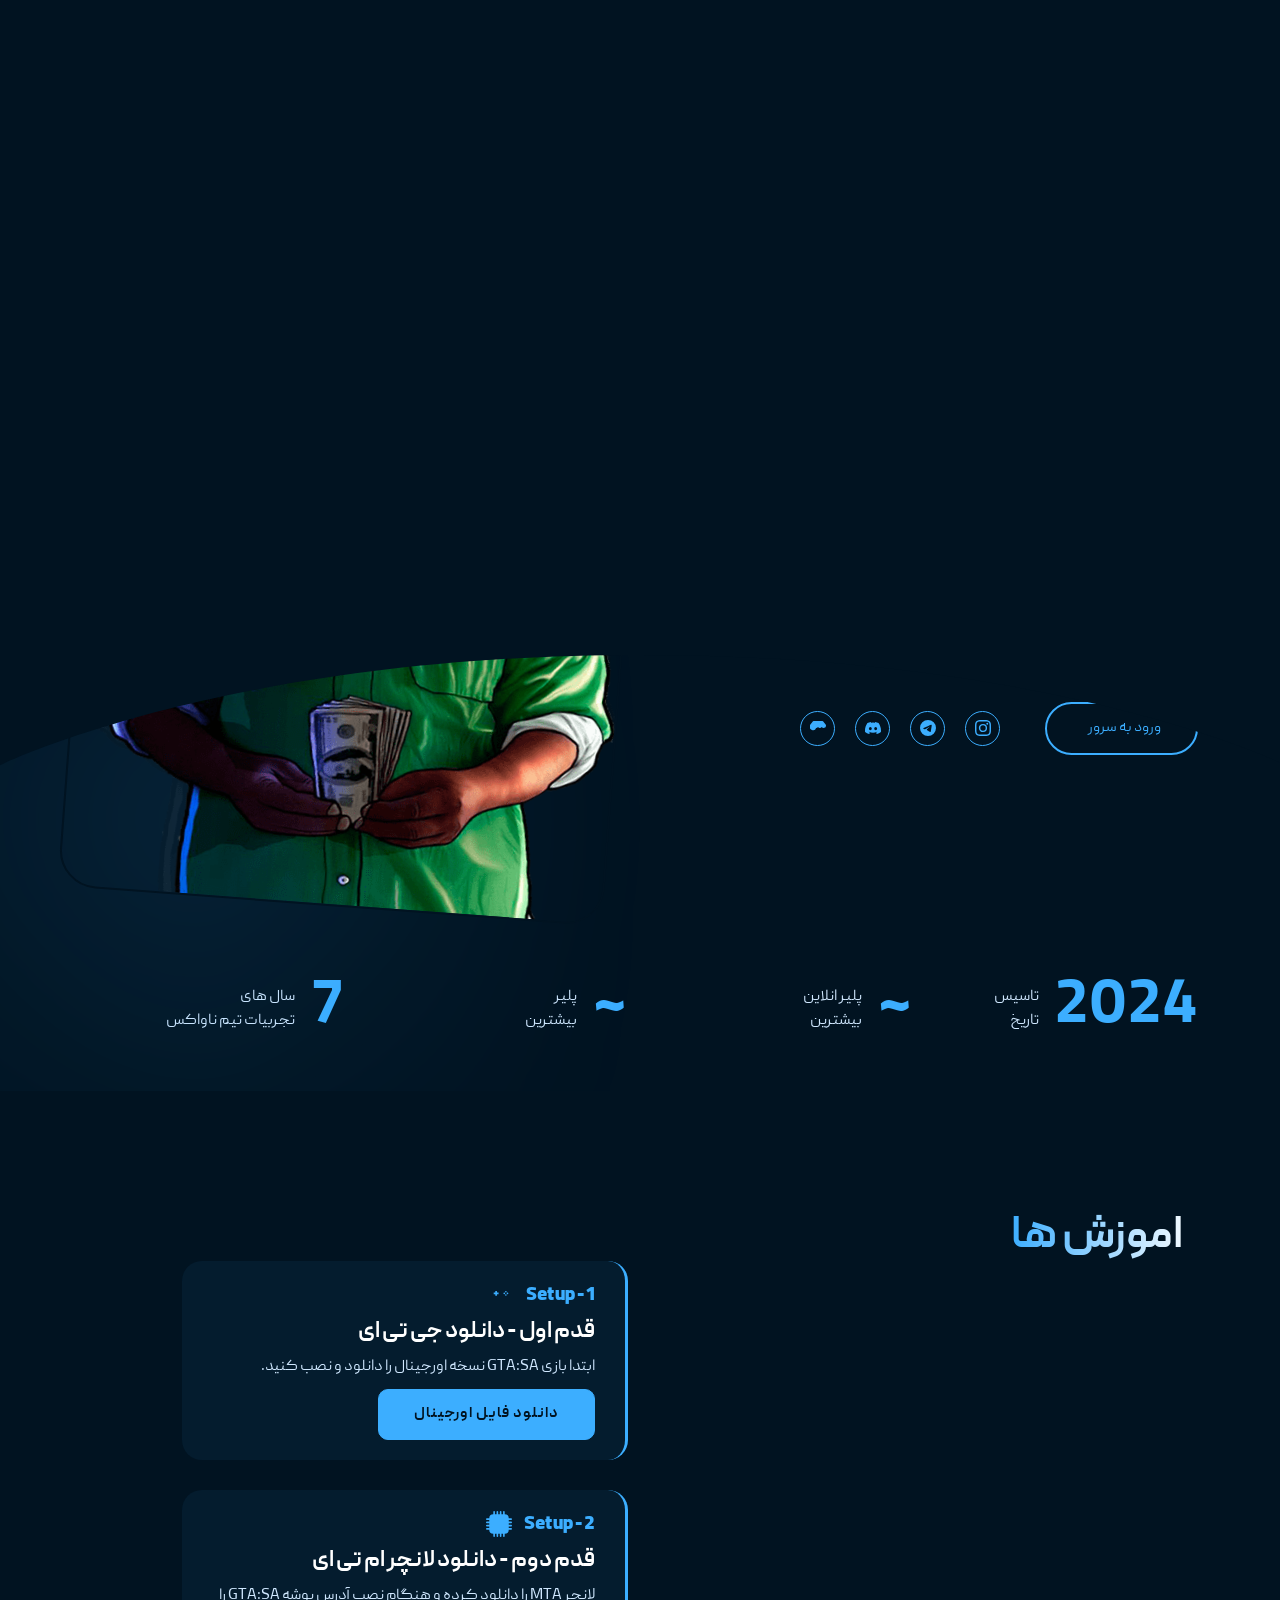
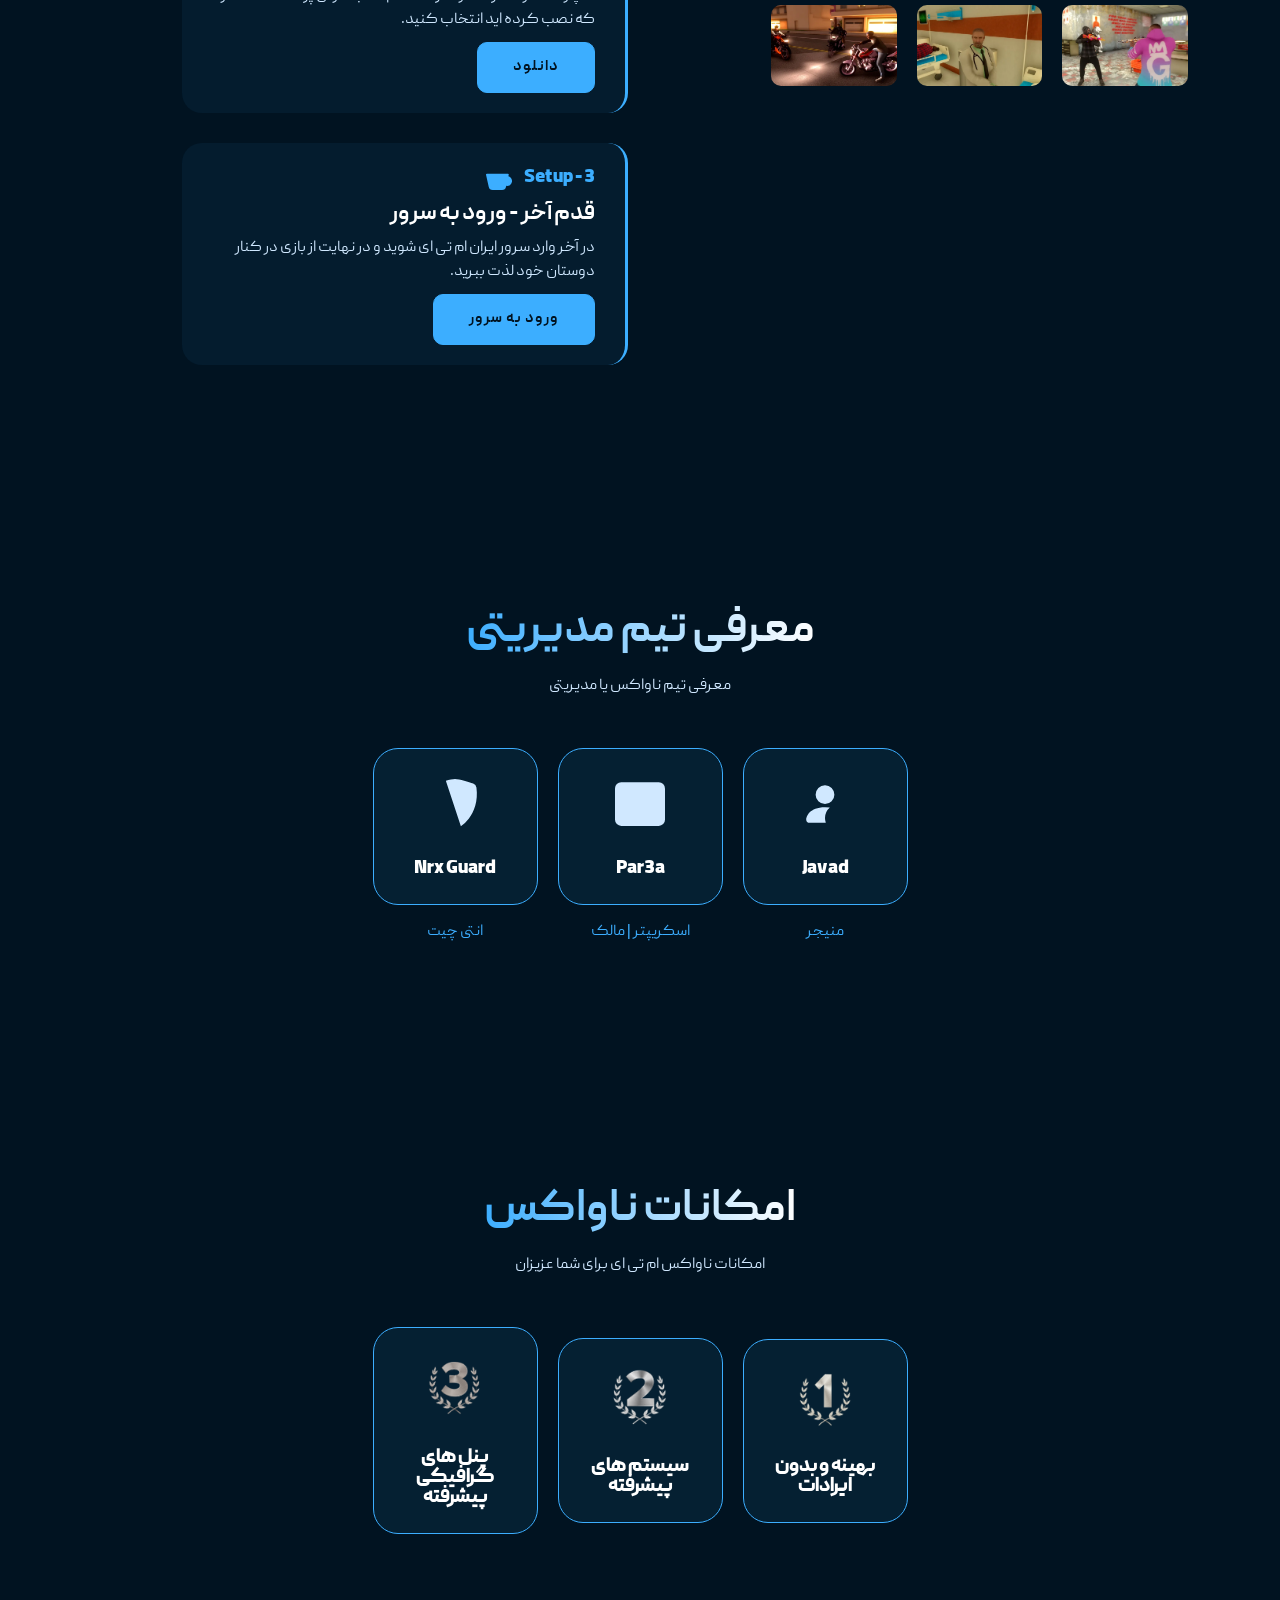
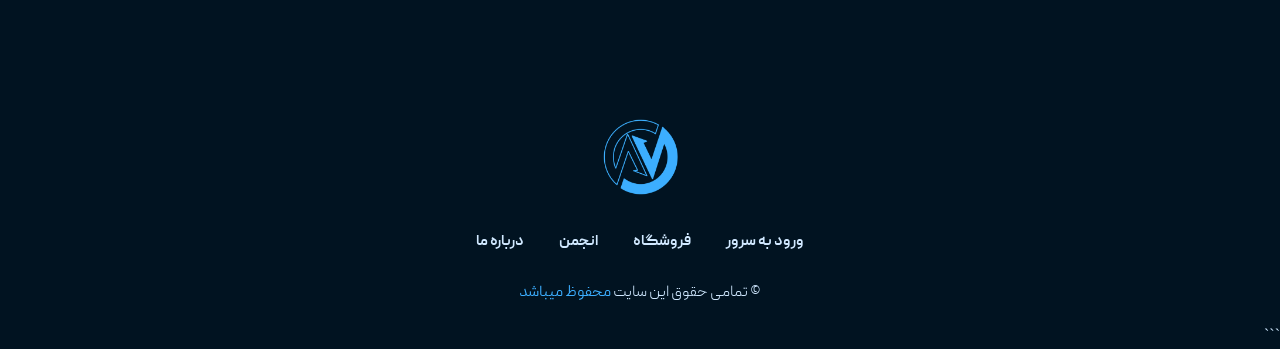
<file: index.html>
```html
<!-- MTACommunity.ir -->

<!-- Telegram : @MtaCommunity -->
<!-- Instagram : instagram.com/MtasaOrg -->
<!-- Youtube : youtube.com/@KhodeBhz -->

<!-- MTACommunity.ir -->

<!DOCTYPE html>
<html class="no-js" lang="fa" dir="rtl">

<head>
   <meta charset="utf-8">
   <meta http-equiv="x-ua-compatible" content="ie=edge">
   <meta name="viewport" content="width=device-width, initial-scale=1">
   <meta name="description" content="Navax MTA - سرور ام تی ای ناواکس">

   <title>ناواکس ام تی ای - Navax MTA</title>

   <!-- Favicon -->
   <link rel="apple-touch-icon" href="img/logo/logo.png">
   <link rel="shortcut icon" type="image/png" href="img/logo/logo.png">

   <!-- CSS -->
   <link rel="stylesheet" href="css/animate.min.css">
   <link rel="stylesheet" href="css/bootstrap.min.css">
   <link rel="stylesheet" href="css/main.css">
   <link rel="stylesheet" href="css/responsive.css">

   <!-- Blue Color Palette Override -->
   <style>
      :root {
         --tj-theme-primary: #3caeff;
         --tj-theme-secondary: #011321;
         --tj-theme-primary-1: #3caeff;
         --tj-theme-primary-2: #7ec8ff;
         --tj-theme-primary-3: #2a9df4;
         --tj-theme-accent-1: #011321;
         --tj-theme-accent-2: #011321;
         --tj-black-2: #011321;
         --tj-body: #d0e8ff;
         --tj-grey-1: #8ab4d9;
         --tj-grey-2: #3caeff;
         --tj-grey-3: #1a3a52;
         --tj-grey-4: #0a2233;
      }

      body {
         background-color: var(--tj-theme-accent-1) !important;
         color: var(--tj-body) !important;
      }

      h1, h2, h3, h4, h5, h6,
      .hero-title,
      .section-title,
      .resume-title,
      .number {
         color: #ffffff !important;
      }

      .hero-sub-title,
      .lead,
      .institute,
      .text,
      p {
         color: var(--tj-body) !important;
      }

      .tj-btn-primary {
         background-color: var(--tj-theme-primary) !important;
         border-color: var(--tj-theme-primary) !important;
         color: #011321 !important;
         font-weight: 700;
      }

      .tj-btn-primary:hover {
         background-color: var(--tj-theme-secondary) !important;
         border-color: var(--tj-theme-primary) !important;
         color: var(--tj-theme-primary) !important;
      }

      .tj-btn-secondary {
         background-color: transparent !important;
         border: 2px solid var(--tj-theme-primary) !important;
         color: var(--tj-theme-primary) !important;
      }

      .tj-btn-secondary:hover {
         background-color: var(--tj-theme-primary) !important;
         color: #011321 !important;
      }

      .tj-btn-secondary-Install {
         background-color: var(--tj-theme-primary) !important;
         border-color: var(--tj-theme-primary) !important;
         color: #011321 !important;
         font-weight: 700;
      }

      .tj-btn-secondary-Install:hover {
         background-color: transparent !important;
         border-color: var(--tj-theme-primary) !important;
         color: var(--tj-theme-primary) !important;
      }

      .header-menu nav ul li a {
         color: var(--tj-body) !important;
      }

      .header-menu nav ul li a:hover {
         color: var(--tj-theme-primary) !important;
      }

      .social-icons a {
         color: var(--tj-theme-primary) !important;
         border-color: var(--tj-theme-primary) !important;
      }

      .social-icons a:hover {
         color: #011321 !important;
         background-color: var(--tj-theme-primary) !important;
      }

      .funfact-item .number {
         color: var(--tj-theme-primary) !important;
      }

      .skill-item .skill-inner {
         background-color: rgba(60, 174, 255, 0.08) !important;
         border: 1px solid var(--tj-theme-primary) !important;
      }

      .skill-item .number {
         color: #ffffff !important;
      }

      .skill-item p {
         color: var(--tj-theme-primary) !important;
      }

      .resume-item {
         background-color: rgba(60, 174, 255, 0.06) !important;
         border-right: 3px solid var(--tj-theme-primary) !important;
      }

      .resume-item .time {
         color: var(--tj-theme-primary) !important;
      }

      .footer-menu nav ul li a {
         color: var(--tj-body) !important;
      }

      .footer-menu nav ul li a:hover {
         color: var(--tj-theme-primary) !important;
      }

      .copy-text p {
         color: var(--tj-body) !important;
      }

      .copy-text a {
         color: var(--tj-theme-primary) !important;
      }

      .progress-wrap {
         background-color: var(--tj-theme-primary) !important;
         color: #011321 !important;
      }

      .progress-wrap svg {
         fill: #011321 !important;
      }

      .preloader-heading .load-text span {
         color: var(--tj-theme-primary) !important;
      }

      .intro_text svg text {
         fill: var(--tj-theme-primary) !important;
         stroke: var(--tj-theme-primary) !important;
      }

      .tj-header-area {
         background-color: var(--tj-theme-secondary) !important;
      }

      .tj-header-area.header-absolute {
         background-color: transparent !important;
      }

      .tj-header-area.header-2 {
         background-color: var(--tj-theme-secondary) !important;
      }

      .tj-footer-area {
         background-color: var(--tj-theme-secondary) !important;
      }

      .hero-section {
         background: var(--tj-theme-accent-1) !important;
      }

      .services-section,
      .portfolio-section,
      .resume-section,
      .skills-section,
      .testimonial-section,
      .blog-section,
      .contact-section {
         background: var(--tj-theme-accent-1) !important;
      }

      .contact-form-box,
      .blog-item,
      .testimonials-widget .testimonial-item {
         background: var(--tj-theme-secondary) !important;
      }

      .services-widget .service-item {
         border-bottom: 1px solid var(--tj-theme-primary) !important;
      }

      a {
         color: var(--tj-theme-primary);
      }

      a:hover {
         color: #7ec8ff;
      }

      .form_group input:focus,
      .form_group textarea:focus {
         border-color: var(--tj-theme-primary) !important;
      }
   </style>
</head>

<body>

   <!-- PRELOADER -->
   <div class="preloader">
      <svg viewbox="0 0 1000 1000" preserveaspectratio="none">
         <path id="preloaderSvg" d="M0,1005S175,995,500,995s500,5,500,5V0H0Z"></path>
      </svg>

      <div class="preloader-heading">
         <div class="load-text">
            <span>N</span>
            <span>a</span>
            <span>v</span>
            <span>a</span>
            <span>x</span>
         </div>
      </div>
   </div>

   <!-- BACK TO TOP -->
   <div class="progress-wrap" id="scrollUp">
      <svg xmlns="http://www.w3.org/2000/svg" width="16" height="16"
         fill="currentColor" class="bi bi-arrow-up" viewBox="0 0 16 16">
         <path fill-rule="evenodd"
            d="M8 15a.5.5 0 0 0 .5-.5V2.707l3.146 3.147a.5.5 0 0 0 .708-.708l-4-4a.5.5 0 0 0-.708 0l-4 4a.5.5 0 1 0 .708.708L7.5 2.707V14.5a.5.5 0 0 0 .5.5"/>
      </svg>
   </div>

   <!-- HEADER -->
   <header class="tj-header-area header-absolute">
      <div class="container">
         <div class="row">
            <div class="col-12 d-flex flex-wrap align-items-center">

               <div class="logo-box">
                  <a href="index.html">
                     <img src="img/logo/logo.png" alt="Navax MTA">
                  </a>
               </div>

               <div class="header-info-list d-none d-md-inline-block">
                  <ul class="ul-reset">
                     <li>
                        <a href="https://navaxmta.ir">NAVAXMTA.IR</a>
                     </li>
                  </ul>
               </div>

               <div class="header-menu">
                  <nav>
                     <ul>
                        <li><a href="#resume-section">ورود به سرور</a></li>
                        <li><a href="#features-section">فروشگاه</a></li>
                        <li><a href="#resume-section">انجمن</a></li>
                        <li><a href="#team-section">درباره ما</a></li>
                     </ul>
                  </nav>
               </div>

               <div class="header-button">
                  <a href="#" class="btn tj-btn-primary">کنترل پنل</a>
               </div>

               <div class="menu-bar d-lg-none">
                  <button>
                     <span></span>
                     <span></span>
                     <span></span>
                     <span></span>
                  </button>
               </div>

            </div>
         </div>
      </div>
   </header>

   <!-- STICKY HEADER -->
   <header class="tj-header-area header-2 header-sticky sticky-out">
      <div class="container">
         <div class="row">
            <div class="col-12 d-flex flex-wrap align-items-center">

               <div class="logo-box">
                  <a href="index.html">
                     <img src="img/logo/logo.png" alt="Navax MTA">
                  </a>
               </div>

               <div class="header-info-list d-none d-md-inline-block">
                  <ul class="ul-reset">
                     <li>
                        <a href="https://navaxmta.ir">NAVAXMTA.IR</a>
                     </li>
                  </ul>
               </div>

               <div class="header-menu">
                  <nav>
                     <ul>
                        <li><a href="#resume-section">ورود به سرور</a></li>
                        <li><a href="#features-section">فروشگاه</a></li>
                        <li><a href="#resume-section">انجمن</a></li>
                        <li><a href="#team-section">درباره ما</a></li>
                     </ul>
                  </nav>
               </div>

               <div class="header-button">
                  <a href="#" class="btn tj-btn-primary">کنترل پنل</a>
               </div>

               <div class="menu-bar d-lg-none">
                  <button>
                     <span></span>
                     <span></span>
                     <span></span>
                     <span></span>
                  </button>
               </div>

            </div>
         </div>
      </div>
   </header>

   <main class="site-content" id="content">

      <!-- HERO -->
      <section class="hero-section d-flex align-items-center" id="intro">

         <div class="intro_text">
            <svg viewbox="0 0 1320 300">
               <text x="50%" y="50%" text-anchor="middle">Navax MTA</text>
            </svg>
         </div>

         <div class="container">
            <div class="row align-items-center">

               <div class="col-md-6">
                  <div class="hero-content-box">

                     <span class="hero-sub-title">سرور</span>

                     <h1 class="hero-title">
                        ناواکس ام تی ای
                     </h1>

                     <span class="hero-sub-title">
                        با ناواکس لذت از ام تی ای ببرید
                     </span>

                     <div class="hero-image-box d-md-none text-center">
                        <img src="img/hero/BigSmok.png" alt="BigSmok">
                     </div>

                     <p class="lead">
                        تیم ناواکس تصمیم گرفته اند تا بهینه ترین سرور را برای شما عزیزان فراهم کنند!
                     </p>

                     <div class="button-box d-flex flex-wrap align-items-center">

                        <a href="#" class="btn tj-btn-secondary">
                           ورود به سرور
                           <i class="flaticon-download"></i>
                        </a>

                        <ul class="ul-reset social-icons">

                           <!-- Instagram -->
                           <li>
                              <a href="#">
                                 <svg xmlns="http://www.w3.org/2000/svg"
                                    width="16" height="16" fill="currentColor"
                                    class="bi bi-instagram" viewBox="0 0 16 16">
                                    <path d="M8 0C5.829 0 5.556.01 4.703.048 3.85.088 3.269.222 2.76.42a3.9 3.9 0 0 0-1.417.923A3.9 3.9 0 0 0 .42 2.76C.222 3.268.087 3.85.048 4.7.01 5.555 0 5.827 0 8.001c0 2.172.01 2.444.048 3.297.04.852.174 1.433.372 1.942.205.526.478.972.923 1.417.444.445.89.719 1.416.923.51.198 1.09.333 1.942.372C5.555 15.99 5.827 16 8 16s2.444-.01 3.298-.048c.851-.04 1.434-.174 1.943-.372a3.9 3.9 0 0 0 1.416-.923c.445-.445.718-.891.923-1.417.197-.509.332-1.09.372-1.942C15.99 10.445 16 10.173 16 8s-.01-2.445-.048-3.299c-.04-.851-.175-1.433-.372-1.941a3.9 3.9 0 0 0-.923-1.417A3.9 3.9 0 0 0 13.24.42c-.51-.198-1.092-.333-1.943-.372C10.443.01 10.172 0 7.998 0zm-.717 1.442h.718c2.136 0 2.389.007 3.232.046.78.035 1.204.166 1.486.275.373.145.64.319.92.599s.453.546.598.92c.11.281.24.705.275 1.485.039.843.047 1.096.047 3.231s-.008 2.389-.047 3.232c-.035.78-.166 1.203-.275 1.485a2.5 2.5 0 0 1-.599.919c-.28.28-.546.453-.92.598-.28.11-.704.24-1.485.276-.843.038-1.096.047-3.232.047s-2.39-.009-3.233-.047c-.78-.036-1.203-.166-1.485-.276a2.5 2.5 0 0 1-.92-.598 2.5 2.5 0 0 1-.6-.92c-.109-.281-.24-.705-.275-1.485-.038-.843-.046-1.096-.046-3.233s.008-2.388.046-3.231c.036-.78.166-1.204.276-1.486.145-.373.319-.64.599-.92s.546-.453.92-.598c.282-.11.705-.24 1.485-.276.738-.034 1.024-.044 2.515-.045zm4.988 1.328a.96.96 0 1 0 0 1.92.96.96 0 0 0 0-1.92m-4.27 1.122a4.109 4.109 0 1 0 0 8.217 4.109 4.109 0 0 0 0-8.217m0 1.441a2.667 2.667 0 1 1 0 5.334 2.667 2.667 0 0 1 0-5.334"/>
                                 </svg>
                              </a>
                           </li>

                           <!-- Telegram -->
                           <li>
                              <a href="#">
                                 <svg xmlns="http://www.w3.org/2000/svg"
                                    width="16" height="16" fill="currentColor"
                                    class="bi bi-telegram" viewBox="0 0 16 16">
                                    <path d="M16 8A8 8 0 1 1 0 8a8 8 0 0 1 16 0M8.287 5.906q-1.168.486-4.666 2.01-.567.225-.595.442c-.03.243.275.339.69.47l.175.055c.408.133.958.288 1.243.294q.39.01.868-.32 3.269-2.206 3.374-2.23c.05-.012.12-.026.166.016s.042.12.037.141c-.03.129-1.227 1.241-1.846 1.817-.193.18-.33.307-.358.336a8 8 0 0 1-.188.186c-.38.366-.664.64.015 1.088.327.216.589.393.85.571.284.194.568.387.936.629q.14.092.27.187c.331.236.63.448.997.414.214-.02.435-.22.547-.82.265-1.417.786-4.486.906-5.751a1.4 1.4 0 0 0-.013-.315.34.34 0 0 0-.114-.217.53.53 0 0 0-.31-.093c-.3.005-.763.166-2.984 1.09"/>
                                 </svg>
                              </a>
                           </li>

                           <!-- Discord -->
                           <li>
                              <a href="#">
                                 <svg xmlns="http://www.w3.org/2000/svg"
                                    width="16" height="16" fill="currentColor"
                                    class="bi bi-discord" viewBox="0 0 16 16">
                                    <path d="M13.545 2.907a13.2 13.2 0 0 0-3.257-1.011.05.05 0 0 0-.052.025c-.141.25-.297.577-.406.833a12.2 12.2 0 0 0-3.658 0 8 8 0 0 0-.412-.833.05.05 0 0 0-.052-.025c-1.125.194-2.22.534-3.257 1.011a.04.04 0 0 0-.021.018C.356 6.024-.213 9.047.066 12.032q.003.022.021.037a13.3 13.3 0 0 0 3.995 2.02.05.05 0 0 0 .056-.019q.463-.63.818-1.329a.05.05 0 0 0-.01-.059l-.018-.011a9 9 0 0 1-1.248-.595.05.05 0 0 1-.02-.066l.015-.019q.127-.095.248-.195a.05.05 0 0 1 .051-.007c2.619 1.196 5.454 1.196 8.041 0a.05.05 0 0 1 .053.007q.121.1.248.195a.05.05 0 0 1-.004.085 8 8 0 0 1-1.249.594.05.05 0 0 0-.03.03.05.05 0 0 0 .003.041c.24.465.515.909.817 1.329a.05.05 0 0 0 .056.019 13.2 13.2 0 0 0 4.001-2.02.05.05 0 0 0 .021-.037c.334-3.451-.559-6.449-2.366-9.106a.03.03 0 0 0-.02-.019m-8.198 7.307c-.789 0-1.438-.724-1.438-1.612s.637-1.613 1.438-1.613c.807 0 1.45.73 1.438 1.613 0 .888-.637 1.612-1.438 1.612m5.316 0c-.788 0-1.438-.724-1.438-1.612s.637-1.613 1.438-1.613c.807 0 1.451.73 1.438 1.613 0 .888-.631 1.612-1.438 1.612"/>
                                 </svg>
                              </a>
                           </li>

                           <!-- Shop -->
                           <li>
                              <a href="#">
                                 <svg xmlns="http://www.w3.org/2000/svg"
                                    width="16" height="16" fill="currentColor"
                                    class="bi bi-shop" viewBox="0 0 16 16">
                                    <path d="M2.97 1.35A1 1 0 0 1 3.73 1h8.54a1 1 0 0 1 .76.35l2.609 3.044A1.5 1.5 0 0 1 16 5.37v.255a2.375 2.375 0 0 1-4.25 1.458A2.37 2.37 0 0 1 9.875 8 2.37 2.37 0 0 1 8 7.083 2.37 2.37 0 0 1 6.125 8 2.375 2.375 0 0 1 0 5.625V5.37a1.5 1.5 0 0 1 .361-.976z"/>
                                 </svg>
                              </a>
                           </li>

                        </ul>
                     </div>
                  </div>
               </div>

               <div class="col-md-6 d-none d-md-block">
                  <div class="hero-image-box text-center">
                     <img src="img/hero/BigSmok.png" alt="Navax MTA">
                  </div>
               </div>

            </div>

            <div class="funfact-area">
               <div class="row">

                  <div class="col-6 col-lg-3">
                     <div class="funfact-item d-flex flex-column flex-sm-row flex-wrap align-items-center">
                        <div class="number">
                           <span class="odometer" data-count="2024">0</span>
                        </div>
                        <div class="text">تاسیس <br>تاریخ</div>
                     </div>
                  </div>

                  <div class="col-6 col-lg-3">
                     <div class="funfact-item d-flex flex-column flex-sm-row flex-wrap align-items-center">
                        <div class="number">
                           <span class="odometer" data-count="~">0</span>
                        </div>
                        <div class="text">پلیر انلاین <br>بیشترین</div>
                     </div>
                  </div>

                  <div class="col-6 col-lg-3">
                     <div class="funfact-item d-flex flex-column flex-sm-row flex-wrap align-items-center">
                        <div class="number">
                           <span class="odometer" data-count="~">0</span>
                        </div>
                        <div class="text">پلیر <br>بیشترین</div>
                     </div>
                  </div>

                  <div class="col-6 col-lg-3">
                     <div class="funfact-item d-flex flex-column flex-sm-row flex-wrap align-items-center">
                        <div class="number">
                           <span class="odometer" data-count="7">0</span>
                        </div>
                        <div class="text">سال های <br>تجربیات تیم ناواکس</div>
                     </div>
                  </div>

               </div>
            </div>
         </div>
      </section>

      <!-- RESUME / TUTORIALS -->
      <section class="resume-section" id="resume-section">
         <div class="container">
            <div class="row">

               <div class="col-md-6">

                  <div class="section-header wow fadeInUp" data-wow-delay=".3s">
                     <h2 class="section-title">
                        <i class="flaticon-recommendation"></i>
                        اموزش ها
                     </h2>
                  </div>

                  <div class="resume-widget">
                     <iframe
                        id="player"
                        style="width: 500px;height: 280px;"
                        src="https://www.aparat.com/video/video/embed/videohash/vatn92d/vt/frame"
                        allowfullscreen="true"
                        webkitallowfullscreen="true"
                        mozallowfullscreen="true">
                     </iframe>
                  </div>

                  <div class="game-pictures">

                     <a class="glightbox-single" data-title="تصویر 1">
                        <img class="example-image"
                           loading="lazy"
                           src="img/icons/1.webp"
                           alt="تصویر 1">
                     </a>

                     <a class="glightbox-single" data-title="تصویر 2">
                        <img class="example-image"
                           loading="lazy"
                           src="img/icons/2.webp"
                           alt="تصویر 2">
                     </a>

                     <a class="glightbox-single" data-title="تصویر 3">
                        <img class="example-image"
                           loading="lazy"
                           src="img/icons/3.webp"
                           alt="تصویر 3">
                     </a>

                  </div>

               </div>

               <div class="col-md-6">

                  <div class="section-header wow fadeInUp" data-wow-delay=".4s">
                     <h2 class="section-title">
                        <i class="flaticon-graduation-cap"></i>
                     </h2>
                  </div>

                  <div class="resume-widget">

                     <!-- SETUP 1 -->
                     <div class="resume-item wow fadeInRight" data-wow-delay=".5s">

                        <div class="time">
                           Setup - 1
                           <svg xmlns="http://www.w3.org/2000/svg"
                              width="26" height="26"
                              fill="currentColor"
                              class="bi bi-controller"
                              viewBox="0 0 16 16"
                              style="margin-right:10px;">
                              <path d="M11.5 6.027a.5.5 0 1 1-1 0 .5.5 0 0 1 1 0m-1.5 1.5a.5.5 0 1 0 0-1 .5.5 0 0 0 0 1m2.5-.5a.5.5 0 1 1-1 0 .5.5 0 0 1 1 0m-1.5 1.5a.5.5 0 1 0 0-1 .5.5 0 0 0 0 1m-6.5-3h1v1h1v1h-1v1h-1v-1h-1v-1h1z"/>
                           </svg>
                        </div>

                        <h3 class="resume-title">
                           قدم اول - دانلود جی تی ای
                        </h3>

                        <div class="institute">
                           ابتدا بازی GTA:SA نسخه اورجینال را دانلود و نصب کنید.

                           <a href="#"
                              class="btn tj-btn-secondary-Install">
                              دانلود فایل اورجینال
                              <i class="flaticon-download"></i>
                           </a>
                        </div>

                     </div>

                     <!-- SETUP 2 -->
                     <div class="resume-item wow fadeInRight" data-wow-delay=".6s">

                        <div class="time">
                           Setup - 2
                           <svg xmlns="http://www.w3.org/2000/svg"
                              width="26" height="26"
                              fill="currentColor"
                              class="bi bi-cpu"
                              viewBox="0 0 16 16"
                              style="margin-right:10px;">
                              <path d="M5 0a.5.5 0 0 1 .5.5V2h1V.5a.5.5 0 0 1 1 0V2h1V.5a.5.5 0 0 1 1 0V2h1V.5a.5.5 0 0 1 1 0V2A2.5 2.5 0 0 1 14 4.5h1.5a.5.5 0 0 1 0 1H14v1h1.5a.5.5 0 0 1 0 1H14v1h1.5a.5.5 0 0 1 0 1H14v1h1.5a.5.5 0 0 1 0 1H14a2.5 2.5 0 0 1-2.5 2.5v1.5a.5.5 0 0 1-1 0V14h-1v1.5a.5.5 0 0 1-1 0V14h-1v1.5a.5.5 0 0 1-1 0V14h-1v1.5a.5.5 0 0 1-1 0V14A2.5 2.5 0 0 1 2 11.5H.5a.5.5 0 0 1 0-1H2v-1H.5a.5.5 0 0 1 0-1H2v-1H.5a.5.5 0 0 1 0-1H2v-1H.5a.5.5 0 0 1 0-1H2A2.5 2.5 0 0 1 4.5 2V.5A.5.5 0 0 1 5 0"/>
                           </svg>
                        </div>

                        <h3 class="resume-title">
                           قدم دوم - دانلود لانچر ام تی ای
                        </h3>

                        <div class="institute">
                           لانچر MTA را دانلود کرده و هنگام نصب آدرس پوشه GTA:SA را که نصب کرده اید انتخاب کنید.
                        </div>

                        <a href="#"
                           class="btn tj-btn-secondary-Install">
                           دانلود
                           <i class="flaticon-download"></i>
                        </a>

                     </div>

                     <!-- SETUP 3 -->
                     <div class="resume-item wow fadeInRight" data-wow-delay=".7s">

                        <div class="time">
                           Setup - 3
                           <svg xmlns="http://www.w3.org/2000/svg"
                              width="26" height="26"
                              fill="currentColor"
                              class="bi bi-cup-hot"
                              viewBox="0 0 16 16"
                              style="margin-right:10px;">
                              <path fill-rule="evenodd"
                                 d="M.5 6a.5.5 0 0 0-.488.608l1.652 7.434A2.5 2.5 0 0 0 4.104 16h5.792a2.5 2.5 0 0 0 2.44-1.958l.131-.59a3 3 0 0 0 1.3-5.854l.221-.99A.5.5 0 0 0 13.5 6z"/>
                           </svg>
                        </div>

                        <h3 class="resume-title">
                           قدم آخر - ورود به سرور
                        </h3>

                        <div class="institute">
                           در آخر وارد سرور ایران ام تی ای شوید و در نهایت از بازی در کنار دوستان خود لذت ببرید.
                        </div>

                        <a href="#"
                           class="btn tj-btn-secondary-Install">
                           ورود به سرور
                           <i class="flaticon-download"></i>
                        </a>

                     </div>

                  </div>
               </div>

            </div>
         </div>
      </section>

      <!-- TEAM -->
      <section class="skills-section" id="team-section">
         <div class="container">

            <div class="row">
               <div class="col-md-12">

                  <div class="section-header text-center">

                     <h2 class="section-title wow fadeInUp" data-wow-delay=".3s">
                        معرفی تیم مدیریتی
                     </h2>

                     <p class="wow fadeInUp" data-wow-delay=".4s">
                        معرفی تیم ناواکس یا مدیریتی
                     </p>

                  </div>

               </div>
            </div>

            <div class="row">
               <div class="col-md-12">

                  <div class="skills-widget d-flex flex-wrap justify-content-center align-items-center">

                     <!-- Javad -->
                     <div class="skill-item wow fadeInUp" data-wow-delay=".4s">

                        <div class="skill-inner">

                           <div class="icon-box">
                              <svg xmlns="http://www.w3.org/2000/svg"
                                 width="50" height="50"
                                 fill="currentColor"
                                 class="bi bi-person-fill-gear"
                                 viewBox="0 0 16 16">
                                 <path d="M11 5a3 3 0 1 1-6 0 3 3 0 0 1 6 0m-9 8c0 1 1 1 1 1h5.256A4.5 4.5 0 0 1 8 12.5a4.5 4.5 0 0 1 1.544-3.393Q8.844 9.002 8 9c-5 0-6 3-6 4"/>
                              </svg>
                           </div>

                           <div class="number">
                              Javad
                           </div>

                        </div>

                        <p>منیجر</p>

                     </div>

                     <!-- Par3a -->
                     <div class="skill-item wow fadeInUp" data-wow-delay=".3s">

                        <div class="skill-inner">

                           <div class="icon-box">
                              <svg xmlns="http://www.w3.org/2000/svg"
                                 width="50" height="50"
                                 fill="currentColor"
                                 class="bi bi-terminal-fill"
                                 viewBox="0 0 16 16">
                                 <path d="M0 3a2 2 0 0 1 2-2h12a2 2 0 0 1 2 2v10a2 2 0 0 1-2 2H2a2 2 0 0 1-2-2z"/>
                              </svg>
                           </div>

                           <div class="number">
                              Par3a
                           </div>

                        </div>

                        <p>اسکریپتر | مالک</p>

                     </div>

                     <!-- Nrx Guard -->
                     <div class="skill-item wow fadeInUp" data-wow-delay=".8s">

                        <div class="skill-inner">

                           <div class="icon-box">
                              <svg xmlns="http://www.w3.org/2000/svg"
                                 width="50" height="50"
                                 fill="currentColor"
                                 class="bi bi-shield-fill"
                                 viewBox="0 0 16 16">
                                 <path d="M5.072.56C6.157.265 7.31 0 8 0s1.843.265 2.928.56c1.11.3 2.229.655 2.887.87a1.54 1.54 0 0 1 1.044 1.262c.596 4.477-.787 7.795-2.465 9.99a11.8 11.8 0 0 1-2.517 2.453"/>
                              </svg>
                           </div>

                           <div class="number">
                              Nrx Guard
                           </div>

                        </div>

                        <p>انتی چیت</p>

                     </div>

                  </div>
               </div>
            </div>

         </div>
      </section>

      <!-- FEATURES -->
      <section class="skills-section" id="features-section">

         <div class="container">

            <div class="row">
               <div class="col-md-12">

                  <div class="section-header text-center">

                     <h2 class="section-title wow fadeInUp" data-wow-delay=".3s">
                        امکانات ناواکس
                     </h2>

                     <p class="wow fadeInUp" data-wow-delay=".4s">
                        امکانات ناواکس ام تی ای برای شما عزیزان
                     </p>

                  </div>

               </div>
            </div>

            <div class="row">
               <div class="col-md-12">

                  <div class="skills-widget d-flex flex-wrap justify-content-center align-items-center">

                     <div class="skill-item wow fadeInUp" data-wow-delay=".3s">

                        <div class="skill-inner">

                           <div class="icon-box">
                              <img src="img/icons/first.webp"
                                 alt="بهینه و بدون ایرادات">
                           </div>

                           <div class="number">
                              بهینه و بدون ایرادات
                           </div>

                        </div>

                     </div>

                     <div class="skill-item wow fadeInUp" data-wow-delay=".7s">

                        <div class="skill-inner">

                           <div class="icon-box">
                              <img src="img/icons/second.webp"
                                 alt="سیستم های پیشرفته">
                           </div>

                           <div class="number">
                              سیستم های پیشرفته
                           </div>

                        </div>

                     </div>

                     <div class="skill-item wow fadeInUp" data-wow-delay=".8s">

                        <div class="skill-inner">

                           <div class="icon-box">
                              <img src="img/icons/third.webp"
                                 alt="پنل های گرافیکی پیشرفته">
                           </div>

                           <div class="number">
                              پنل های گرافیکی پیشرفته
                           </div>

                        </div>

                     </div>

                  </div>

               </div>
            </div>

         </div>

      </section>

      <!-- SUCCESS MODAL -->
      <div class="modal contact_modal" id="message_sent" tabindex="-1">

         <div class="modal-dialog">

            <div class="modal-content">

               <div class="modal-header">
                  <span class="modal-title">
                     <strong>پیام شما با موفقیت ارسال شد</strong>
                  </span>

                  <button type="button"
                     class="close"
                     data-bs-dismiss="modal"
                     aria-label="Close">
                     <i class="fas fa-times"></i>
                  </button>
               </div>

               <div class="modal-body">
                  <p>
                     از اینکه با ما تماس گرفتید، متشکریم.
                     ما به زودی با شما تماس خواهیم گرفت.
                     <br>
                     روز خوبی داشته باشید!
                  </p>
               </div>

               <div class="modal-footer">
                  <button type="button"
                     class="btn"
                     data-bs-dismiss="modal">
                     بستن
                  </button>
               </div>

            </div>
         </div>
      </div>

      <!-- FAIL MODAL -->
      <div class="modal contact_modal failed"
         id="message_fail"
         tabindex="-1">

         <div class="modal-dialog">

            <div class="modal-content">

               <div class="modal-header">

                  <span class="modal-title">
                     <strong>اخطار</strong>
                  </span>

                  <button type="button"
                     class="close"
                     data-bs-dismiss="modal"
                     aria-label="Close">
                     <i class="fas fa-times"></i>
                  </button>

               </div>

               <div class="modal-body">
                  <p>
                     اشتباهی رخ داده لطفا دوباره تلاش کنید.
                  </p>
               </div>

               <div class="modal-footer">

                  <button type="button"
                     class="btn"
                     data-bs-dismiss="modal">
                     بستن
                  </button>

               </div>

            </div>
         </div>
      </div>

   </main>

   <!-- FOOTER -->
   <footer class="tj-footer-area">

      <div class="container">

         <div class="row">

            <div class="col-md-12 text-center">

               <div class="footer-logo-box">
                  <a href="index.html">
                     <img src="img/logo/logo.png" alt="Navax MTA">
                  </a>
               </div>

               <div class="footer-menu">

                  <nav>

                     <ul>

                        <li>
                           <a href="#resume-section">
                              ورود به سرور
                           </a>
                        </li>

                        <li>
                           <a href="#features-section">
                              فروشگاه
                           </a>
                        </li>

                        <li>
                           <a href="#resume-section">
                              انجمن
                           </a>
                        </li>

                        <li>
                           <a href="#team-section">
                              درباره ما
                           </a>
                        </li>

                     </ul>

                  </nav>

               </div>

               <div class="copy-text">
                  <p>
                     &copy; تمامی حقوق این سایت
                     <a href="#" target="_blank">
                        محفوظ میباشد
                     </a>
                  </p>
               </div>

            </div>

         </div>

      </div>

   </footer>

   <!-- JavaScript -->
   <script src="js/jquery.min.js"></script>
   <script src="js/bootstrap.bundle.min.js"></script>
   <script src="js/nice-select.min.js"></script>
   <script src="js/backToTop.js"></script>
   <script src="js/smooth-scroll.js"></script>
   <script src="js/appear.min.js"></script>
   <script src="js/wow.min.js"></script>
   <script src="js/gsap.min.js"></script>
   <script src="js/main.js"></script>

</body>
</html>

<!-- MTACommunity.ir -->
```
</file>
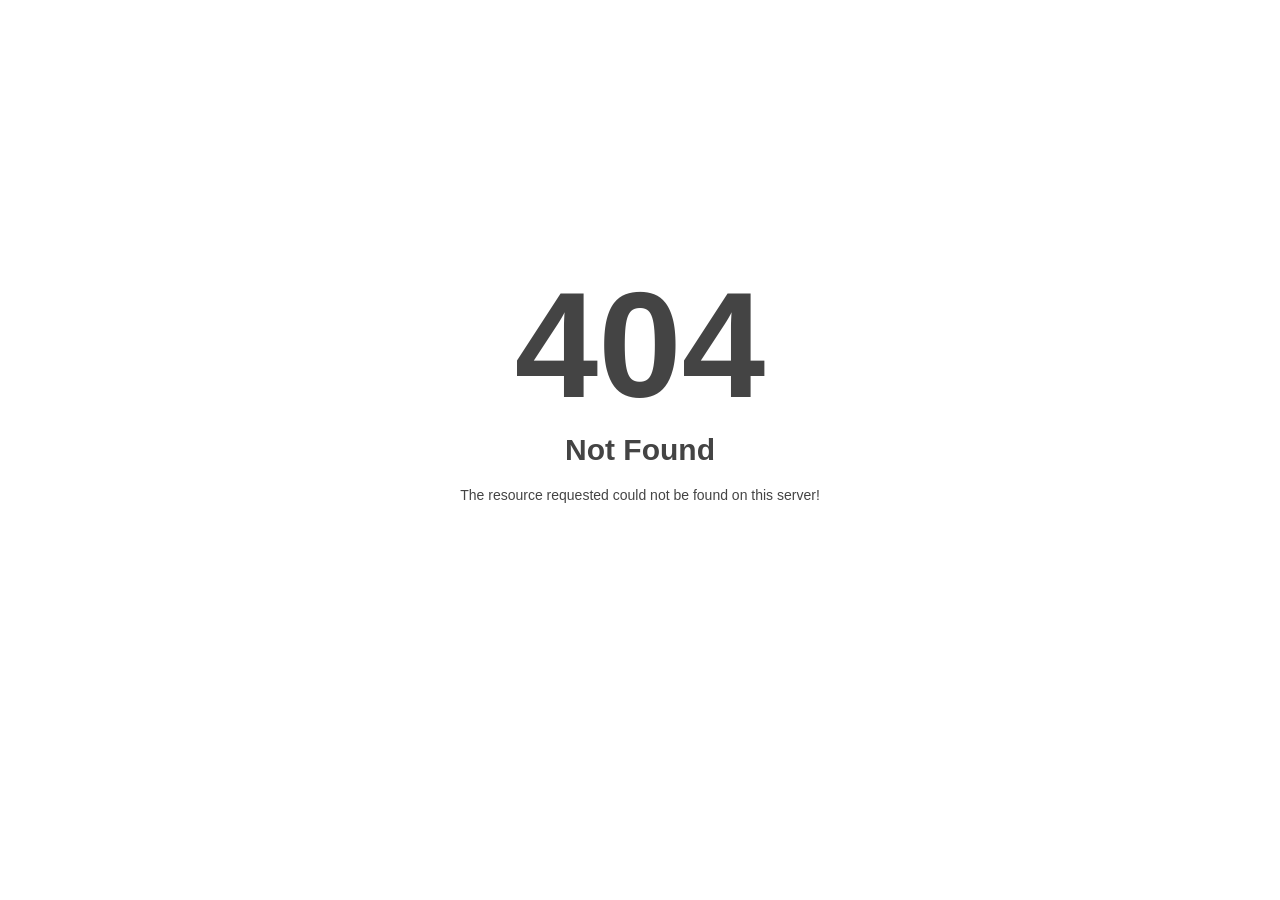
<file: css/owl.video.play.html>
<!-- MTACommunity.ir -->

<!-- Telegram : @MtaCommunity -->
<!-- Instagram : instagram.com/MtasaOrg -->
<!-- Youtube : youtube.com/@KhodeBhz -->

<!-- MTACommunity.ir -->


<!DOCTYPE html>
<html style="height:100%">
<head>
<meta name="viewport" content="width=device-width, initial-scale=1, shrink-to-fit=no" />
<title> 404 Not Found
</title><style>@media (prefers-color-scheme:dark){body{background-color:#000!important}}</style></head>
<body style="color: #444; margin:0;font: normal 14px/20px Arial, Helvetica, sans-serif; height:100%; background-color: #fff;">
<div style="height:auto; min-height:100%; ">     <div style="text-align: center; width:800px; margin-left: -400px; position:absolute; top: 30%; left:50%;">
        <h1 style="margin:0; font-size:150px; line-height:150px; font-weight:bold;">404</h1>
<h2 style="margin-top:20px;font-size: 30px;">Not Found
</h2>
<p>The resource requested could not be found on this server!</p>
</div></div></body></html>


<!-- MTACommunity.ir -->

<!-- Telegram : @MtaCommunity -->
<!-- Instagram : instagram.com/MtasaOrg -->
<!-- Youtube : youtube.com/@KhodeBhz -->

<!-- MTACommunity.ir -->
</file>
<file: css/main.css>
/*
* ===============================
*  START: Theme Default CSS
* ===============================
*/

/* -- MTACommunity.ir --

-- Telegram : @MtaCommunity --
-- Instagram : instagram.com/MtasaOrg --
-- Youtube : youtube.com/@KhodeBhz --

-- MTACommunity.ir -- */


@import url("https://gerold.ogwordpress.ir/css2");
@import url("https://gerold.ogwordpress.ir/css2-1");
@import url(../fonts/stylesheet.css);
body {
	font-family: peyda;
}

:root {
	/* ----------------------------------
   @font family declaration
  ------------------------------------ */
	--tj-ff-body: " Sora", sans-serif;
	--tj-ff-heading:"Sora", sans-serif;
	--tj-ff-russo: "Russo One", sans-serif;
	--tj-ff-fontawesome: "Font Awesome 6 Pro";
	/* ----------------------------------
   @color declaration
  ------------------------------------ */
	--tj-body: #dddddd;
	--tj-white: #ffffff;
	--tj-off-white: #f6f3fc;
	--tj-black: #000000;
	--tj-black-2: #050709;
	--tj-black3: #5c6266;
	--tj-black4: #585859;
	--tj-heading-primary: #102039;
	--tj-heading-secondary: #ea1826;
	--tj-theme-primary: #c100f1;
	--tj-theme-primary-1: #2400ff;
	--tj-theme-primary-2: #9b8dff;
	--tj-theme-primary-3: #4654f9;
	--tj-theme-secondary: #2a1454;
	--tj-theme-accent-1: #0f0715;
	--tj-theme-accent-2: #140c1c;
	--tj-grey-1: #747779;
	--tj-grey-2: #d9d9d9;
	--tj-grey-3: #dddddd;
	--tj-grey-4: #22272c;
	--tj-grey-5: #636363;
	--tj-grey-6: #1b262e;
	--tj-bg: #0c1115;
	--tj-bg-2: #0e1418;
	--tj-bg-3: #10171c;
	--tj-bg-4: #151b1f;
	--tj-border: #1b2227;
	--tj-border1: #2a343c;
	/* ----------------------------------
   @font weight declaration
  ------------------------------------ */
	--tj-fw-normal: normal;
	--tj-fw-elight: 200;
	--tj-fw-light: 300;
	--tj-fw-regular: 400;
	--tj-fw-medium: 500;
	--tj-fw-sbold: 600;
	--tj-fw-bold: 700;
	--tj-fw-ebold: 800;
	--tj-fw-black: 900;
	/* ----------------------------------
    @font size declaration
  ------------------------------------ */
	--tj-fz-body: 16px;
	--tj-fz-btn: 15px;
	--tj-fz-p: 18px;
	--tj-fz-h1: 65px;
	--tj-fz-h2: 45px;
	--tj-fz-h3: 30px;
	--tj-fz-h4: 24px;
	--tj-fz-h5: 22px;
	--tj-fz-h6: 18px;
	--tj-fz-sub-title: 36px;
}

* {
	margin: 0;
	padding: 0;
	-webkit-box-sizing: border-box;
	box-sizing: border-box;
	scrollbar-width: thin;
	scrollbar-color: var(--tj-theme-primary) var(--tj-theme-secondary);
}

::-webkit-scrollbar {
	height: 4px;
	width: 4px;
	background: var(--tj-theme-secondary);
}

::-webkit-scrollbar-thumb {
	background: var(--tj-theme-primary);
	-webkit-border-radius: 1ex;
	-webkit-box-shadow: 0px 0px 0px rgba(0, 0, 0, 0.75);
}

::-webkit-scrollbar-corner {
	background: transparent;
}

html,
body {
	min-height: 100%;
	overflow-x: hidden;
}

img {
	max-width: 100%;
	border-radius: 10px;
}

@font-face {
	font-family: bold2ki;
	src: url(../fonts/ری‌بولد[editby].ttf);
}

.bold2ki {
	font-family: bold2ki;
	font-size: larger;
}

body {
	font-family: "peyda";
	font-size: var(--tj-fz-body);
	font-weight: var(--tj-fw-regular);
	color: var(--tj-body);
}

h1,
h2,
h3,
h4,
h5,
h6 {
	font-family: "peyda";
	font-weight: var(--tj-fw-bold);
	line-height: 1.2;
	color: var(--tj-white);
	margin-bottom: 15px;
}

h1 {
	font-size: var(--tj-fz-h1);
}

h2 {
	font-size: var(--tj-fz-h2);
}

h3 {
	font-size: var(--tj-fz-h3);
}

h4 {
	font-size: var(--tj-fz-h4);
}

h5 {
	font-size: var(--tj-fz-h5);
}

h6 {
	font-size: var(--tj-fz-h6);
}

h1 > a,
h2 > a,
h3 > a,
h4 > a,
h5 > a,
h6 > a {
	color: inherit;
	font-size: inherit;
	font-family: inherit;
	font-weight: inherit;
	text-decoration: none;
}

a:hover {
	text-decoration: none;
}

a h1:hover,
a h2:hover,
a h3:hover,
a h4:hover,
a h5:hover,
a h6:hover {
	text-decoration: none;
}

.site-content {
	overflow: hidden;
}

.ul-reset {
	margin: 0;
	padding: 0;
	list-style: none;
}
.tj-btn-primary {
	text-decoration: none;
	display: -webkit-inline-box;
	display: -ms-inline-flexbox;
	display: inline-flex;
	gap: 10px;
	-webkit-box-align: center;
	-ms-flex-align: center;
	align-items: center;
	-webkit-box-pack: center;
	-ms-flex-pack: center;
	justify-content: center;
	font-size: var(--tj-fz-btn);
	line-height: 1;
	font-weight: var(--tj-fw-bold);
	color: var(--tj-white);
	text-transform: capitalize;
	border: 1px solid var(--tj-theme-primary);
	background-size: 200%;
	background-image: -webkit-gradient(
		linear,
		left top,
		right top,
		from(var(--tj-theme-primary)),
		color-stop(51%, var(--tj-theme-secondary)),
		to(var(--tj-theme-primary))
	);
	background-image: -o-linear-gradient(
		left,
		var(--tj-theme-primary) 0%,
		var(--tj-theme-secondary) 51%,
		var(--tj-theme-primary) 100%
	);
	background-image: linear-gradient(
		to right,
		var(--tj-theme-primary) 0%,
		var(--tj-theme-secondary) 51%,
		var(--tj-theme-primary) 100%
	);
	border-radius: 50px;
	padding: 17px 35px;
	-webkit-transition: 0.4s;
	-o-transition: 0.4s;
	transition: 0.4s;
}
.tj-btn-primary i {
	-webkit-transform: rotate(-45deg);
	-ms-transform: rotate(-45deg);
	transform: rotate(210deg);
	-webkit-transition: 0.4s;
	-o-transition: 0.4s;
	transition: 0.4s;
}
.tj-btn-primary:hover {
	background-position: -100%;
}
.tj-btn-primary:hover i {
	-webkit-transform: rotate(0);
	-ms-transform: rotate(0);
	transform: rotate(180deg);
}

.tj-btn-secondary {
	text-decoration: none;
	font-size: var(--tj-fz-btn);
	line-height: 1;
	font-weight: var(--tj-fw-medium);
	color: var(--tj-theme-primary);
	border-radius: 50px;
	padding: 17px 35px;
	border: 1px solid var(--tj-theme-primary);
	-webkit-transition: 0.3s;
	-o-transition: 0.3s;
	transition: 0.3s;
	letter-spacing: 1px;
}

.tj-btn-secondary:hover {
	background: var(--tj-theme-primary);
}

.tj-btn-secondary-Install {
	text-decoration: none;
	font-size: var(--tj-fz-btn);
	line-height: 1;
	font-weight: var(--tj-fw-medium);
	color: var(--tj-theme-primary);
	border-radius: 10px;
	padding: 17px 35px;
	border: 1px solid var(--tj-theme-primary);
	-webkit-transition: 0.3s;
	-o-transition: 0.3s;
	transition: 0.3s;
	letter-spacing: 1px;
	margin-top: 10px;
}

.game-pictures {
    display: flex
;
    align-items: center;
    width: 80%;
}

.game-pictures a img {
    width: 100%;
    height: 75%;
    border-radius: 20px;
    object-fit: cover;
    transition: opacity 0.3s ease;
    padding: 10px;
}

.tj-btn-secondary-Install:hover {
	background: var(--tj-theme-primary);
}
.tj-btn-primary-2 {
	display: flex;
	align-items: center;
	text-decoration: none;
	gap: 10px;
	background: var(--tj-theme-primary);
	color: var(--tj-white);
	font-size: var(--tj-fz-btn);
	font-weight: var(--tj-fw-sbold);
	border-radius: 50px;
	padding: 17px 30px;
	line-height: 1;
}
.tj-btn-primary-2 .icon_box {
	position: relative;
	display: inline-flex;
	overflow: hidden;
	padding: 0 4px;
	transform: rotate(220deg)!important;
}
.tj-btn-primary-2 .icon_box .icon_first,
.tj-btn-primary-2 .icon_box .icon_second {
	transition: all 0.3s ease-in-out 0s;
}
.tj-btn-primary-2 .icon_box .icon_second {
	position: absolute;
	transform: translateX(-150%);
}
.tj-btn-primary-2:hover .icon_box .icon_first {
	transform: translateX(150%);
}
.tj-btn-primary-2:hover .icon_box .icon_second {
	transform: translateX(0%);
}
.tj-btn-primary-2 i {
	display: inline-flex;
	line-height: 1;
}
.tj-btn-primary-2:hover {
	color: var(--tj-white);
	background-color: var(--tj-theme-primary);
}
.lead {
	font-size: 20px;
}
.social-icons {
	display: -webkit-box;
	display: -ms-flexbox;
	display: flex;
}
.social-icons li {
	margin-right: 20px;
}
.social-icons li:last-child {
	margin-left: 0;
}
.social-icons li a {
	color: var(--tj-theme-primary);
	width: 35px;
	height: 35px;
	border: 1px solid var(--tj-theme-primary);
	border-radius: 50%;
	display: flex;
	align-items: center;
	justify-content: center;
	position: relative;
	text-decoration: none;
	z-index: 1;
}
.social-icons li a i {
	transition: 0.3s;
}
.social-icons li a::before {
	content: "";
	position: absolute;
	top: 0;
	left: 0;
	width: 100%;
	height: 100%;
	background: var(--tj-theme-primary);
	-webkit-transform: scale(0);
	-ms-transform: scale(0);
	transform: scale(0);
	-webkit-transition: 0.3s;
	-o-transition: 0.3s;
	transition: 0.3s;
	border-radius: 50%;
	z-index: -1;
}
.social-icons li a:hover {
	border: 1px solid var(--tj-theme-primary);
	color: var(--tj-white);
}
.social-icons li a:hover::before {
	-webkit-transform: scale(1.1);
	-ms-transform: scale(1.1);
	transform: scale(1.1);
}
.funfact-item {
	gap: 15px;
}
.funfact-item .number {
	font-size: 64px;
	line-height: 1;
	font-weight: var(--tj-fw-bold);
	display: -webkit-box;
	display: -ms-flexbox;
	display: flex;
	-ms-flex-wrap: wrap;
	flex-wrap: wrap;
	-webkit-box-align: center;
	-ms-flex-align: center;
	align-items: center;
}
.section-header {
	margin-bottom: 50px;
	max-width: 700px;
	width: 100%;
	
}
.section-header .section-title {
	font-size: 45px;
	background: var(--tj-theme-primary);
	background: -webkit-gradient(
		linear,
		left top,
		right top,
		from(var(--tj-theme-primary)),
		to(var(--tj-white))
	);
	background: -o-linear-gradient(
		left,
		var(--tj-theme-primary) 0%,
		var(--tj-white) 100%
	);
	background: linear-gradient(
		to right,
		var(--tj-theme-primary) 0%,
		var(--tj-white) 100%
	);
	-webkit-background-clip: text;
	-webkit-text-fill-color: transparent;
	display: inline-flex;
	gap: 15px;
	margin-bottom: 0;
}
.section-header p {
	margin-top: 15px;
}
.section-header p:last-child {
	margin-bottom: 0;
}
.section-header.style-2 .section-title {
	font-weight: var(--tj-fw-medium);
}
.section-header.style-2 .sub-title {
	color: rgba(255, 255, 255, 0.5);
	font-weight: var(--tj-fw-regular);
	display: block;
	margin-bottom: 15px;
}
.owl-carousel .owl-nav button.owl-next,
.owl-carousel .owl-nav button.owl-prev,
.owl-carousel button.owl-dot {
	padding: 3px !important;
}
.owl-dots {
	text-align: center;
	margin-top: 25px;
}
.owl-dots .owl-dot {
	margin-right: 5px;
}
.owl-dots .owl-dot:last-child {
	margin-right: 0;
}
.owl-dots .owl-dot span {
	width: 8px;
	height: 8px;
	background: var(--tj-grey-2);
	border-radius: 50%;
	display: block;
	opacity: 0.2;
}
.owl-dots .owl-dot.active span {
	background: var(--tj-theme-primary);
	opacity: 1;
}
.tj-nice-select {
	float: none;
	width: 100%;
	background: transparent;
	border: 1px solid rgba(255, 255, 255, 0.1);
	color: var(--tj-grey-1);
}
.tj-nice-select:hover {
	border-color: rgba(255, 255, 255, 0.1);
}
.tj-nice-select:focus {
	-webkit-box-shadow: none;
	box-shadow: none;
	border-color: var(--tj-theme-primary);
}
.tj-nice-select::after {
	content: "";
	top: 50%;
	right: 520px;
	position: absolute;
	background: url(../img/icons/down-arrow.svg);
	background-position: center;
	background-size: cover;
	border: none;
	-webkit-transform: rotate(0);
	-ms-transform: rotate(0);
	transform: rotate(0);
	width: 15px;
	height: 12px;
	margin-top: -6px;
	-webkit-transform-origin: center;
	-ms-transform-origin: center;
	transform-origin: center;
}
.tj-nice-select.open::after {
	-webkit-transform: rotate(-180deg);
	-ms-transform: rotate(-180deg);
	transform: rotate(-180deg);
}
.nice-select .option:hover,
.nice-select .option.focus,
.nice-select .option.selected.focus,
.nice-select .option {
	color: var(--tj-theme-accent-1);
}
/* END: Theme Default CSS */

/*
* ===============================
*  START: Preloader
* ===============================
*/
body.loaded {
	overflow: hidden !important;
	height: 100% !important;
}

.preloader { 
	position: fixed;
	z-index: 10;
	height: 100vh;
	width: 100%;
	left: 0;
	top: 0;
	display: -webkit-box;
	display: -ms-flexbox;
	display: flex;
	overflow: hidden;
	-webkit-box-align: center;
	-ms-flex-align: center;
	align-items: center;
	-webkit-box-pack: center;
	-ms-flex-pack: center;
	justify-content: center;
	background: transparent;
	z-index: 99999999999999;
}

.preloader svg {
	position: absolute;
	top: 0;
	width: 100vw;
	height: 110vh;
	fill: var(--tj-black-2);
}

.preloader .preloader-heading .load-text {
	font-size: 70px;
	font-weight: 200;
	letter-spacing: 0px;
	text-transform: uppercase;
	z-index: 20;
}

.load-text span {
	-webkit-animation: loading 1s infinite alternate;
	animation: loading 1s infinite alternate;
}

.load-text span:nth-child(1) {
	-webkit-animation-delay: 0s;
	animation-delay: 0s;
}

.load-text span:nth-child(2) {
	-webkit-animation-delay: 0.1s;
	animation-delay: 0.1s;
}

.load-text span:nth-child(3) {
	-webkit-animation-delay: 0.2s;
	animation-delay: 0.2s;
}

.load-text span:nth-child(4) {
	-webkit-animation-delay: 0.3s;
	animation-delay: 0.3s;
}

.load-text span:nth-child(5) {
	-webkit-animation-delay: 0.4s;
	animation-delay: 0.4s;
}

.load-text span:nth-child(6) {
	-webkit-animation-delay: 0.5s;
	animation-delay: 0.5s;
}

.load-text span:nth-child(7) {
	-webkit-animation-delay: 0.6s;
	animation-delay: 0.6s;
}

@-webkit-keyframes loading {
	0% {
		opacity: 1;
	}
	100% {
		opacity: 0;
	}
}

@keyframes loading {
	0% {
		opacity: 1;
	}
	100% {
		opacity: 0;
	}
}

/* END: Preloader */

/*
* ===============================
* START: Headers
* ===============================
*/

@-webkit-keyframes bounceInDown {
	0% {
		opacity: 0;
		-webkit-transform: translateY(-2000px);
	}
	60% {
		opacity: 1;
		-webkit-transform: translateY(0px);
	}
	80% {
		-webkit-transform: translateY(-10px);
	}
	100% {
		-webkit-transform: translateY(0);
	}
}

@keyframes bounceInDown {
	0% {
		opacity: 0;
		-webkit-transform: translateY(-2000px);
		transform: translateY(-2000px);
	}
	60% {
		opacity: 1;
		-webkit-transform: translateY(0px);
		transform: translateY(0px);
	}
	80% {
		-webkit-transform: translateY(-10px);
		transform: translateY(-10px);
	}
	100% {
		-webkit-transform: translateY(0);
		transform: translateY(0);
	}
}
@-webkit-keyframes bounceInUp {
	0%,
	10%,
	35%,
	50%,
	to {
		-webkit-animation-timing-function: cubic-bezier(0.215, 0.61, 0.355, 1);
		animation-timing-function: cubic-bezier(0.215, 0.61, 0.355, 1);
	}
	10% {
		-webkit-transform: translate3d(0, 0px, 0);
		transform: translate3d(0, 0px, 0);
	}
	35% {
		-webkit-transform: translate3d(0, -10px, 0);
		transform: translate3d(0, -10px, 0);
	}
	50% {
		-webkit-transform: translate3d(0, 2px, 0);
		transform: translate3d(0, 2px, 0);
	}
	80% {
		-webkit-transform: translate3d(0, -90px, 0);
		transform: translate3d(0, -90px, 0);
	}
	to {
		-webkit-transform: translate3d(0, -3000px, 0);
		transform: translate3d(0, -3000px, 0);
	}
}
@keyframes bounceInUp {
	0%,
	10%,
	35%,
	50%,
	to {
		-webkit-animation-timing-function: cubic-bezier(0.215, 0.61, 0.355, 1);
		animation-timing-function: cubic-bezier(0.215, 0.61, 0.355, 1);
	}
	10% {
		-webkit-transform: translate3d(0, 0px, 0);
		transform: translate3d(0, 0px, 0);
	}
	35% {
		-webkit-transform: translate3d(0, -10px, 0);
		transform: translate3d(0, -10px, 0);
	}
	50% {
		-webkit-transform: translate3d(0, 2px, 0);
		transform: translate3d(0, 2px, 0);
	}
	80% {
		-webkit-transform: translate3d(0, -90px, 0);
		transform: translate3d(0, -90px, 0);
	}
	to {
		-webkit-transform: translate3d(0, -3000px, 0);
		transform: translate3d(0, -3000px, 0);
	}
}
.tj-header-area {
	padding: 40px 0 20px;
	position: relative;
	z-index: 9;
	background-color: var(--tj-black-2);
}
.tj-header-area.header-absolute {
	position: absolute;
	background-color: transparent;
	left: 0;
	top: 0;
	width: 100%;
	z-index: 99;
}
.tj-header-area.header-2 {
	width: 100%;
	position: fixed;
	top: -90px;
	left: 0;
	padding: 15px 0;
	z-index: 100;
	opacity: 0;
	transition: 0.3s;
	box-shadow: 0 0 30px rgba(135, 80, 247, 0.2);
}
.tj-header-area.header-2.sticky {
	top: 0;
	opacity: 1;
	animation: bounceInDown 1s;
	animation-duration: 1s;
	animation-fill-mode: both;
}
.tj-header-area.header-2.sticky-out {
	top: 0;
	opacity: 1;
	animation: bounceInUp 1s;
	animation-duration: 1s;
	animation-fill-mode: forwards;
}

.tj-header-area .logo-box {
	max-width: 60px;
	width: 100%;
	margin-right: 35px;
}
.tj-header-area .logo-box a {
	display: inline-block;
}
.tj-header-area .header-info-list ul li {
	margin-right: 25px;
}
.tj-header-area .header-info-list ul li a {
	color: var(--tj-white);
	font-size: var(--tj-fz-btn);
	font-weight: var(--tj-fw-medium);
	text-decoration: none;
	transition: all 0.3s ease-in-out 0s;
}
.tj-header-area .header-info-list ul li a:hover {
	color: var(--tj-theme-primary);
}
.tj-header-area .header-menu {
	margin-left: auto;
}
.tj-header-area .header-menu ul {
	margin: 0;
	padding: 0 155px;
	list-style: none;
	display: -webkit-box;
	display: -ms-flexbox;
	display: flex;
	-ms-flex-wrap: wrap;
	flex-wrap: wrap;
	-webkit-box-align: center;
	-ms-flex-align: center;
	align-items: center;
	column-gap: 35px;
}
.tj-header-area .header-menu ul li {
	position: relative;
}
.tj-header-area .header-menu ul li a {
	display: flex;
	color: var(--tj-white);
	font-size: var(--tj-fz-btn);
	font-weight: var(--tj-fw-medium);
	text-decoration: none;
	position: relative;
	padding: 10px 0;
}
.tj-header-area .header-menu ul li a::before {
	content: "";
	position: absolute;
	width: 100%;
	height: 2px;
	border-radius: 4px;
	background: var(--tj-theme-primary);
	background: -o-linear-gradient(
		190deg,
		var(--tj-theme-secondary) 0%,
		var(--tj-theme-primary) 100%
	);
	background: linear-gradient(
		260deg,
		var(--tj-theme-secondary) 0%,
		var(--tj-theme-primary) 100%
	);
	bottom: 9px;
	left: 0;
	-webkit-transform-origin: right;
	-ms-transform-origin: right;
	transform-origin: right;
	-webkit-transform: scaleX(0);
	-ms-transform: scaleX(0);
	transform: scaleX(0);
	-webkit-transition: -webkit-transform 0.3s ease-in-out;
	transition: -webkit-transform 0.3s ease-in-out;
	-o-transition: transform 0.3s ease-in-out;
	transition: transform 0.3s ease-in-out;
	transition: transform 0.3s ease-in-out, -webkit-transform 0.3s ease-in-out;
}
.tj-header-area .header-menu ul li.current-menu-ancestor a::before,
.tj-header-area .header-menu ul li:hover a::before {
	-webkit-transform-origin: left;
	-ms-transform-origin: left;
	transform-origin: left;
	-webkit-transform: scaleX(1);
	-ms-transform: scaleX(1);
	transform: scaleX(1);
}
.tj-header-area .header-button {
	margin-right: 55px;
}
.tj-header-area .menu-bar {
	margin-right: 25px;
}
.tj-header-area .menu-bar button {
	border: none;
	padding: 0;
	background-color: transparent;
	height: 25px;
	display: flex;
	flex-direction: column;
	justify-content: space-between;
	position: relative;
	transform-origin: center center;
	transform: rotate(0deg);
	cursor: pointer;
	transition: transform 300ms ease;
}
.tj-header-area .menu-bar button span {
	height: 3px;
	width: 35px;
	display: block;
	background: var(--tj-white);
	cursor: pointer;
	transition: all 0.3s ease-in-out 0s;
	margin-left: auto;
}
.tj-header-area .menu-bar button span:nth-child(2) {
	width: 40px;
	transition-delay: 200ms;
}
.tj-header-area .menu-bar button span:nth-child(3) {
	width: 30px;
}
.tj-header-area .menu-bar button span:nth-child(4) {
	position: absolute;
	top: -8px;
	left: 50%;
	transform: translateX(-50%);
	display: block;
	width: 3px;
	height: 0;
	transition: height 400ms;
}
.tj-header-area .menu-bar.menu-bar-toggeled button {
	transform: rotate(45deg);
	transition-delay: 400ms;
}
.tj-header-area .menu-bar.menu-bar-toggeled button span:nth-child(1) {
	width: 0;
}
.tj-header-area .menu-bar.menu-bar-toggeled button span:nth-child(3) {
	width: 0;
}
.tj-header-area .menu-bar.menu-bar-toggeled button span:nth-child(4) {
	height: 40px;
	transition: height 200ms ease;
	transition-delay: 200ms;
}

/* END: Headers */

/*
* ===============================
*  START: Hero Section
* ===============================
*/
.hero-section {
	padding: 200px 0 50px;
	background: var(--tj-theme-accent-1);
	position: relative;
	overflow: hidden;
	z-index: 1;
}

.hero-section:before {
	content: "";
	position: absolute;
	top: 0;
	right: 0;
	width: 322px;
	height: 308px;
	border-radius: 50%;
	background: var(--tj-theme-primary);
	background: -o-linear-gradient(
		190deg,
		var(--tj-theme-primary) 0%,
		rgba(115, 67, 210, 0) 100%
	);
	background: linear-gradient(
		260deg,
		var(--tj-theme-primary) 0%,
		rgba(115, 67, 210, 0) 100%
	);
	-webkit-filter: blur(150px);
	filter: blur(150px);
	margin-right: -5%;
	margin-top: -5%;
	z-index: -1;
}
.hero-section .intro_text svg {
	font-family: var(--tj-ff-russo);
	position: absolute;
	width: 100%;
	height: 100%;
	left: 46%;
	top: 55%;
	transform: translate(-50%, -50%) scale(1);
	display: flex;
	align-items: center;
	justify-content: center;
	z-index: -1;
	animation: 3s pulsate infinite alternate ease-in-out;
}
.hero-section .intro_text svg text {
	text-transform: uppercase;
	/* animation: stroke 4s; */
	stroke-width: 1.2;
	stroke: var(--tj-theme-secondary);
	fill: transparent;
	font-size: 140px;
	display: inline-block;
	opacity: 0;
}

.hero-section .intro_text svg text.animate-stroke {
	animation: stroke 4s; /* Adjust the duration as needed */
	opacity: 0.7;
}
@keyframes stroke {
	0% {
		stroke-dashoffset: 25%;
		stroke-dasharray: 0 50%;
		stroke-width: 1;
	}
	100% {
		stroke-dashoffset: 100%;
		stroke-dasharray: 100% 0;
		stroke-width: 1;
	}
}
@keyframes pulsate {
	0% {
		transform: translate(-50%, -50%) scale(1);
	}
	50% {
		transform: translate(-50%, -50%) scale(1.05);
	}
	100% {
		transform: translate(-50%, -50%) scale(1);
	}
}

.hero-sub-title {
	font-size: var(--tj-fz-sub-title);
	font-weight: var(--tj-fw-bold);
	display: block;
	margin-bottom: 10px;
}

.hero-title {
	font-size: 65px;
	background: var(--tj-theme-primary);
	background: -webkit-gradient(
		linear,
		left top,
		right top,
		from(var(--tj-theme-primary)),
		to(var(--tj-white))
	);
	background: -o-linear-gradient(
		left,
		var(--tj-theme-primary) 0%,
		var(--tj-white) 100%
	);
	background: linear-gradient(
		to right,
		var(--tj-theme-primary) 0%,
		var(--tj-white) 100%
	);
	-webkit-background-clip: text;
	-webkit-text-fill-color: transparent;
}

.hero-content-box .lead {
	max-width: 550px;
	width: 100%;
	margin-bottom: 0;
}
.hero-content-box .button-box {
	margin-top: 50px;
	gap: 25px;
}
.hero-content-box .button-box .tj-btn-secondary {
	display: flex;
	align-items: center;
	letter-spacing: 0;
	gap: 6px;
}
.hero-content-box .button-box .tj-btn-secondary i {
	font-size: 17px;
}
.hero-image-box img {
	border-radius: 38px;
	-webkit-transform: rotate(4.29deg);
	-ms-transform: rotate(4.29deg);
	transform: rotate(4.29deg);
	position: relative;
	border: 2px solid var(--tj-theme-secondary);
	-webkit-transition: 0.3s;
	-o-transition: 0.3s;
	transition: 0.3s;
}

.hero-image-box img:hover {
	border: 2px solid var(--tj-theme-primary);
	-webkit-transform: rotate(0);
	-ms-transform: rotate(0);
	transform: rotate(0);
}

.hero-image-box {
	position: relative;
}

.hero-image-box:before {
	content: "";
	position: absolute;
	bottom: 0;
	left: 0;
	width: 220px;
	height: 220px;
	border-radius: 50%;
	background: var(--tj-theme-primary);
	background: -o-linear-gradient(
		190deg,
		var(--tj-theme-primary) 0%,
		rgba(115, 67, 210, 0) 100%
	);
	background: linear-gradient(
		260deg,
		var(--tj-theme-primary) 0%,
		rgba(115, 67, 210, 0) 100%
	);
	-webkit-filter: blur(150px);
	filter: blur(150px);
	margin-left: -5%;
	margin-bottom: -5%;
}

.hero-section .funfact-area {
	margin-top: 120px;
}
/* END: Hero Section */

/*
* ===============================
*  START: Services Section
* ===============================
*/
.services-section {
	padding-top: 120px;
	padding-bottom: 120px;
	background-color: var(--tj-black-2);
}
.services-section .section-header {
	margin-left: auto;
	margin-right: auto;
}
.services-widget > a {
	color: inherit;
	text-decoration: none;
}
.services-widget .service-item {
	border-bottom: 1px solid var(--tj-theme-secondary);
	padding: 0 30px;
	position: relative;
	z-index: 2;
	gap: 20px;
}
.services-widget .service-item .number {
	color: var(--tj-theme-primary);
	font-size: 20px;
	font-weight: var(--tj-fw-bold);
	-webkit-transition: all 0.5s ease;
	-o-transition: all 0.5s ease;
	transition: all 0.5s ease;
}
.services-widget .service-item.current .number {
	color: var(--tj-white);
}
.services-widget .service-item.current.mleave .number {
	color: var(--tj-theme-primary);
}
.services-widget .service-item:hover .number {
	color: var(--tj-white);
}
.services-widget .service-item .left-box {
	width: calc(40% - 10px);
	padding: 30px 0;
	gap: 20px;
}
.services-widget .service-item .left-box .service-title {
	font-size: 30px;
	margin-bottom: 0;
	text-transform: capitalize;
}
.services-widget .service-item .right-box {
	width: calc(60% - 10px);
	padding: 30px 0;
	padding-left: 15%;
}
.services-widget .service-item .right-box p:last-child {
	margin-bottom: 0;
}
.services-widget .active-bg {
	top: 0px;
	bottom: 0px;
	left: 0px;
	right: 0px;
	position: absolute;
	z-index: 1;
	background: var(--tj-theme-primary);
	background: -o-linear-gradient(
		190deg,
		var(--tj-theme-secondary) 0%,
		var(--tj-theme-primary) 100%
	);
	background: linear-gradient(
		260deg,
		var(--tj-theme-secondary) 0%,
		var(--tj-theme-primary) 100%
	);
	-webkit-transition: all 0.5s ease;
	-o-transition: all 0.5s ease;
	transition: all 0.5s ease;
}
.services-widget i {
	font-size: 20px;
	line-height: 1;
	position: absolute;
	top: 50%;
	left: 55px;
	right: auto;
	-webkit-transform: translateY(-50%) rotate(90deg);
	-ms-transform: translateY(-50%) rotate(90deg);
	transform: translateY(-50%) rotate(180deg);
	-webkit-transition: all 0.5s ease;
	-o-transition: all 0.5s ease;
	transition: all 0.5s ease;
	color: var(--tj-theme-primary);
}
.services-widget .service-item.current i {
	-webkit-transform: translateY(-50%) rotate(180deg);
	-ms-transform: translateY(-50%) rotate(180deg);
	transform: translateY(-50%) rotate(180deg);
	color: var(--tj-white);
}
.services-widget .service-item.current.mleave i {
	-webkit-transform: translateY(-50%) rotate(90deg);
	-ms-transform: translateY(-50%) rotate(90deg);
	transform: translateY(-50%) rotate(90deg);
	color: var(--tj-theme-primary);
}
.services-widget .service-item:hover i {
	-webkit-transform: translateY(-50%) rotate(0deg);
	-ms-transform: translateY(-50%) rotate(0deg);
	transform: translateY(-50%) rotate(270deg);
	color: var(--tj-white);
}
.services-widget .service-item .service-link {
	border: none;
	padding: 0;
	margin: 0;
	background: transparent;
	position: absolute;
	top: 0;
	left: 0;
	width: 100%;
	height: 100%;
	z-index: 1;
}
.service_details {
	padding: 0 40px 50px 40px;
}
.service_details_content .service_info .subtitle {
	font-size: 16px;
	letter-spacing: 0.02em;
	text-transform: uppercase;
	color: var(--tj-black-2);
	margin-bottom: 10px;
}
.service_details_content .service_info .title {
	color: var(--tj-black-2);
	margin-bottom: 10px;
}
.service_details_content .service_info .desc {
	font-size: 16px;
	color: var(--tj-theme-accent-1);
	margin-bottom: 20px;
}
.service_details_content .service_info .desc p:last-child {
	margin-bottom: 0;
}
.service_details_content .service_info ul {
	padding: 0;
	margin: 15px;
	list-style: none;
	columns: 2;
}
.service_details_content .service_info ul li {
	display: block;
	font-size: 16px;
	color: var(--tj-theme-accent-1);
	font-weight: var(--tj-fw-medium);
	position: relative;
	z-index: 1;
	padding-left: 22px;
	margin-bottom: 5px;
}
.service_details_content .service_info ul li::before {
	content: "\f00c";
	font-family: var(--tj-ff-fontawesome);
	font-weight: var(--tj-fw-medium);
	color: var(--tj-theme-primary);
	position: absolute;
	left:0;
	right:-20px;
	top: 0;
}
/* END: Services Section */

/*
* ===============================
*  START: Portfolio Section
* ===============================
*/
.portfolio-section {
	padding-top: 120px;
	padding-bottom: 80px;
	background: var(--tj-theme-accent-1);
}
.portfolio-section .section-header {
	margin-left: auto;
	margin-right: auto;
}
.portfolio-filter .button-group {
	background-color: var(--tj-black-2);
	border-radius: 60px;
	padding: 6px 8px;
	display: inline-block;
}
.portfolio-filter .button-group button {
	background: transparent;
	border: none;
	color: var(--tj-white);
	text-transform: capitalize;
	font-size: 15px;
	line-height: 1;
	padding: 12px 25px;
	border-radius: 50px;
	z-index: 10;
	position: relative;
}
.portfolio-filter .button-group {
	position: relative;
}
.portfolio-filter .button-group .active-bg {
	border-radius: 50px;
	top: 0px;
	bottom: 0px;
	left: 0px;
	position: absolute;
	z-index: 1;
	background: var(--tj-theme-primary);
	background: -o-linear-gradient(
		190deg,
		var(--tj-theme-secondary) 0%,
		var(--tj-theme-primary) 100%
	);
	background: linear-gradient(
		260deg,
		var(--tj-theme-secondary) 0%,
		var(--tj-theme-primary) 100%
	);
	-webkit-transition: all 0.5s ease;
	-o-transition: all 0.5s ease;
	transition: all 0.5s ease;
}
.portfolio-box {
	padding-top: 50px;
	background-size: contain;
	background-repeat: no-repeat;
	background-position: center;
	position: relative;
}
.portfolio-box:before {
	content: "";
	position: absolute;
	top: 50%;
	left: 50%;
	width: 35%;
	height: 35%;
	-webkit-transform: translate(-50%, -50%);
	-ms-transform: translate(-50%, -50%);
	transform: translate(-50%, -50%);
	border-radius: 50%;
	background: var(--tj-theme-primary);
	background: -o-linear-gradient(
		190deg,
		var(--tj-theme-primary) 0%,
		rgba(115, 67, 210, 0) 100%
	);
	background: linear-gradient(
		260deg,
		var(--tj-theme-primary) 0%,
		rgba(115, 67, 210, 0) 100%
	);
	-webkit-filter: blur(150px);
	filter: blur(150px);
}
.portfolio-box .portfolio-sizer {
	width: 48%;
}
.portfolio-box .portfolio-item {
	background-color: var(--tj-theme-accent-2);
	margin-bottom: 4%;
	padding: 36px 36px 0 36px;
	border-radius: 10px;
	width: 48%;
}
.portfolio-box .gutter-sizer {
	width: 4%;
}
.portfolio-box .portfolio-item--width2 {
	width: 22%;
}
.portfolio-box .image-box {
	text-align: center;
}
.portfolio-box .content-box {
	position: absolute;
	bottom: 15px;
	left: 0;
	background: #000;
	width: calc(100% - 40px);
	border-radius: 15px;
	margin: 0 auto;
	right: 0;
	padding: 20px;
	padding-right: 50px;
	opacity: 0;
	visibility: hidden;
	-webkit-transition: 0.3s;
	-o-transition: 0.3s;
	transition: 0.3s;
	-webkit-transform: translateY(15px);
	-ms-transform: translateY(15px);
	transform: translateY(15px);
	background: var(--tj-theme-primary);
	background: -o-linear-gradient(
		190deg,
		var(--tj-theme-secondary) 0%,
		var(--tj-theme-primary) 100%
	);
	background: linear-gradient(
		260deg,
		var(--tj-theme-secondary) 0%,
		var(--tj-theme-primary) 100%
	);
}
.portfolio-box .portfolio-item:hover .content-box {
	opacity: 1;
	visibility: visible;
	-webkit-transform: translateY(0);
	-ms-transform: translateY(0);
	transform: translateY(0);
}
.portfolio-box .portfolio-item .content-box .portfolio-title {
	font-size: 30px;
}
.portfolio-box .portfolio-item .content-box p {
	margin-bottom: 0;
}
.portfolio-box .portfolio-item .content-box .portfolio-link {
	position: absolute;
	top: 0;
	left: 0;
	width: 100%;
	height: 100%;
	z-index: 1;
	background: transparent;
	border: none;
	padding: 0;
}
.portfolio-box .portfolio-item .content-box i {
	font-size: 20px;
	line-height: 1;
	position: absolute;
	top: 50%;
	left: 25px;
	right: auto;
	-webkit-transform: translateY(-50%);
	-ms-transform: translateY(-50%);
	transform: translateY(-50%);
	color: var(--tj-white);
	-webkit-transition: 0.5s;
	-o-transition: 0.5s;
	transition: 0.5s;
	-webkit-transform-origin: center;
	-ms-transform-origin: center;
	transform-origin: center;
}
.portfolio-box .portfolio-item:hover .content-box i {
	-webkit-transform: translateY(-50%) rotate(360deg);
	-ms-transform: translateY(-50%) rotate(360deg);
	transform: translateY(-50%) rotate(270deg);
}
/*  END: Portfolio Section */

/*
* ===============================
*  START: Popup Section
* ===============================
*/
.popup_content_area {
	max-width: 1100px;
	width: 100%;
	background-color: var(--tj-theme-secondary);
	-webkit-box-shadow: 0 0 40px rgba(255, 255, 255, 0.03);
	box-shadow: 0 0 40px rgba(255, 255, 255, 0.03);
	margin: 0 auto;
	position: relative;
}
.popup-mfp {
	overflow: hidden;
}
.popup-mfp .mfp-container {
	position: fixed;
	padding: 75px 0;
	overflow-y: scroll;

	scrollbar-width: thin;
	scrollbar-color: var(--tj-theme-primary) var(--tj-theme-secondary);
}
.popup-mfp .mfp-container::-webkit-scrollbar {
	height: 4px;
	width: 4px;
	background: var(--tj-theme-secondary);
}

.popup-mfp .mfp-container::-webkit-scrollbar-thumb {
	background: var(--tj-theme-primary);
	-webkit-border-radius: 1px;
	-webkit-box-shadow: 0px 0px 0px rgba(0, 0, 0, 0.75);
}

.popup-mfp .mfp-container::-webkit-scrollbar-corner {
	background: transparent;
}

.popup-mfp .zoom-anim-dialog {
	opacity: 0;
	-webkit-transition: all 0.2s ease-in-out;
	-o-transition: all 0.2s ease-in-out;
	transition: all 0.2s ease-in-out;
	-webkit-transform: scale(0.8);
	-ms-transform: scale(0.8);
	transform: scale(0.8);
}

.popup-mfp.mfp-ready .zoom-anim-dialog {
	opacity: 1;
	-webkit-transform: scale(1);
	-ms-transform: scale(1);
	transform: scale(1);
}

.popup-mfp.mfp-removing .zoom-anim-dialog {
	-webkit-transform: scale(0.8);
	-ms-transform: scale(0.8);
	transform: scale(0.8);
	opacity: 0;
}

.popup-mfp.mfp-bg {
	opacity: 0;
	-webkit-transition: opacity 0.3s ease-out;
	-o-transition: opacity 0.3s ease-out;
	transition: opacity 0.3s ease-out;
}

.popup-mfp.mfp-ready.mfp-bg {
	opacity: 0.8;
}

.popup-mfp.mfp-removing.mfp-bg {
	opacity: 0;
}

.popup_content_area .mfp-close {
	background: -o-linear-gradient(
		315deg,
		var(--tj-theme-primary) 16.35%,
		var(--tj-black-2) 91.35%
	);
	background: linear-gradient(
		135deg,
		var(--tj-theme-primary) 16.35%,
		var(--tj-black-2) 91.35%
	);
	color: var(--tj-white);
	opacity: 1;
	width: 45px;
	height: 45px;
	border-radius: 50%;
	font-size: 30px;
	line-height: 1;
	font-weight: var(--tj-fw-normal);
	right: -45px;
	top: -45px;
	-webkit-transition: 0.3s;
	-o-transition: 0.3s;
	transition: 0.3s;
}
.popup_content_area .mfp-close:hover {
	-webkit-transform: rotate(180deg);
	-ms-transform: rotate(180deg);
	transform: rotate(180deg);
}
.popup_modal_img {
	padding: 50px 40px 0 40px;
	text-align: center;
	max-height: 670px;
	overflow: hidden;
}
.popup_modal_img img {
	height: 100%;
	-o-object-fit: cover;
	object-fit: cover;
}
.popup_modal_content {
	background-color: var(--tj-white);
	padding-top: 60px;
}
.popup_modal_content .portfolio_info {
	display: -webkit-box;
	display: -ms-flexbox;
	display: flex;
	-ms-flex-wrap: wrap;
	flex-wrap: wrap;
	align-items: start;
	gap: 50px;
	padding: 0 40px;
}
.popup_modal_content .portfolio_info .portfolio_info_text,
.popup_modal_content .portfolio_info .portfolio_info_items {
	max-width: calc(50% - 25px);
	width: 100%;
}
.portfolio_description .title,
.portfolio_info .portfolio_info_text .title {
	color: var(--tj-black-2);
	margin-bottom: 10px;
}
.portfolio_description .desc,
.portfolio_info .portfolio_info_text .desc {
	font-size: 16px;
	color: var(--tj-theme-accent-1);
	letter-spacing: 0.02em;
}
.portfolio_description .desc p:last-child,
.portfolio_info .portfolio_info_text .desc p:last-child {
	margin-bottom: 0;
}
.portfolio_info .portfolio_info_text .btn {
	margin-top: 20px;
}
.portfolio_info .portfolio_info_items {
	display: -webkit-box;
	display: -ms-flexbox;
	display: flex;
	-ms-flex-wrap: wrap;
	flex-wrap: wrap;
	-webkit-column-gap: 20px;
	-moz-column-gap: 20px;
	column-gap: 20px;
	row-gap: 30px;
}
.portfolio_info .portfolio_info_items .info_item {
	max-width: calc(50% - 10px);
	width: 100%;
}
.portfolio_info_items .info_item .key {
	display: block;
	font-size: 16px;
	letter-spacing: 0.02em;
	color: var(--tj-theme-accent-1);
}
.portfolio_info_items .info_item .value {
	display: block;
	font-size: 16px;
	font-weight: var(--tj-fw-medium);
	color: var(--tj-theme-accent-1);
	margin-top: 5px;
}
.portfolio_info_items .info_item .value a {
	color: inherit;
	font-size: inherit;
	text-decoration: none;
	-webkit-transition: 0.3s;
	-o-transition: 0.3s;
	transition: 0.3s;
}
.portfolio_info_items .info_item .value a:hover {
	color: var(--tj-theme-primary);
}
.popup_modal_content .portfolio_gallery {
	margin-top: 50px;
}
.portfolio_gallery .gallery_item {
	max-width: 930px;
	width: 100%;
}
.portfolio_gallery .owl-dots {
	display: -webkit-box;
	display: -ms-flexbox;
	display: flex;
	-webkit-box-align: center;
	-ms-flex-align: center;
	align-items: center;
	-webkit-box-pack: center;
	-ms-flex-pack: center;
	justify-content: center;
	gap: 6px;
}
.portfolio_gallery .owl-dots .owl-dot {
	width: 10px;
	height: 10px;
	border-radius: 50%;
	background-color: var(--tj-theme-primary);
	opacity: 0.6;
	-webkit-transition: 0.3s;
	-o-transition: 0.3s;
	transition: 0.3s;
	margin: 0;
	padding: 0;
}
.portfolio_gallery .owl-dots .owl-dot:hover,
.portfolio_gallery .owl-dots .owl-dot.active {
	width: 30px;
	opacity: 1;
	border-radius: 30px;
}
.portfolio_gallery .owl-dots .owl-dot span {
	display: none;
}
.popup_modal_content .portfolio_story_approach,
.popup_modal_content .portfolio_description {
	padding: 0 40px;
	margin-top: 50px;
}

.portfolio_story_approach .portfolio_approach,
.portfolio_story_approach .portfolio_story {
	display: -webkit-box;
	display: -ms-flexbox;
	display: flex;
	-ms-flex-wrap: wrap;
	flex-wrap: wrap;
	gap: 50px;
	margin-bottom: 50px;
}
.portfolio_approach .approach_title,
.portfolio_story .story_title {
	max-width: 265px;
	width: 100%;
}
.portfolio_approach .approach_title .title,
.portfolio_story .story_title .title {
	font-size: 20px;
	text-transform: uppercase;
	color: var(--tj-black-2);
	margin-bottom: 0;
}
.portfolio_approach .approach_content,
.portfolio_story .story_content {
	max-width: 600px;
	width: 100%;
	letter-spacing: 0.02em;
	color: var(--tj-theme-accent-1);
	font-size: 16px;
}
.portfolio_approach .approach_content p:last-child,
.portfolio_story .story_content p:last-child {
	margin: 0;
}
.popup_modal_content .portfolio_navigation {
	background-color: var(--tj-theme-primary);
	padding: 35px 50px;

	display: -webkit-box;

	display: -ms-flexbox;

	display: flex;
	-webkit-box-align: center;
	-ms-flex-align: center;
	align-items: center;
	gap: 20px;
	-ms-flex-wrap: wrap;
	flex-wrap: wrap;
	-webkit-box-pack: justify;
	-ms-flex-pack: justify;
	justify-content: space-between;
}
.portfolio_navigation .navigation_item {
	max-width: calc(50% - 10px);
	width: 100%;
}
.portfolio_navigation .navigation_item .project {
	display: -webkit-inline-box;
	display: -ms-inline-flexbox;
	display: inline-flex;
	-webkit-box-align: end;
	-ms-flex-align: end;
	align-items: end;
	gap: 15px;
	-ms-flex-wrap: wrap;
	flex-wrap: wrap;
	text-decoration: none;
}
.portfolio_navigation .navigation_item .project i {
	font-size: 30px;
	line-height: 1;
	color: var(--tj-white);
	max-width: 30px;
	-webkit-transform: rotate(-45deg);
	-ms-transform: rotate(-45deg);
	transform: rotate(210deg);
	margin-bottom: 10px;
	-webkit-transition: 0.4s;
	-o-transition: 0.4s;
	transition: 0.4s;
}
.portfolio_navigation .navigation_item.prev-project .project i {
	-webkit-transform: rotate(45deg);
	-ms-transform: rotate(45deg);
	transform: rotate(140deg);
}
.portfolio_navigation .navigation_item .project:hover i {
	-webkit-transform: rotate(0);
	-ms-transform: rotate(0);
	transform: rotate(180deg);
}
.portfolio_navigation .navigation_item .project .nav_project .label {
	font-size: 16px;
	letter-spacing: 0.02em;
	display: block;
	color: var(--tj-white);
}
.portfolio_navigation .navigation_item .project .nav_project .title {
	font-size: 45px;
	margin: 0;
	color: var(--tj-white);
}
.portfolio_navigation .navigation_item.next-project {
	text-align: end;
}
/* END: Popup Section */

/*
* ===============================
*  START: Resume Section
* ===============================
*/

.romeo .romeo-embed-main-frame {
    font-size: 14px;
    position: absolute;
    top: 0;
    right: 0;
    width: 100%;
    height: 100%;
    background-repeat: no-repeat;
    background-position: center;
    background-size: contain;
}

.resume-section {
	padding-top: 120px;
	padding-bottom: 90px;
	background: var(--tj-theme-accent-1);
}
.resume-section .resume-item {
	margin-left: 100px;
	margin-right: 0;
}
.resume-widget .resume-item {
	position: relative;
	padding: 20px 30px;
	margin-bottom: 30px;
	border-radius: 20px;
	background: var(--tj-theme-accent-2);
	z-index: 10;
}
.resume-widget .resume-item:before {
	content: "";
	position: absolute;
	top: 0;
	left: 0;
	width: 100%;
	height: 100%;
	-webkit-transition: opacity 0.5s linear;
	-o-transition: opacity 0.5s linear;
	transition: opacity 0.5s linear;
	opacity: 0;
	z-index: -1;
	border-radius: 20px;
	background: var(--tj-theme-primary);
	background: -o-linear-gradient(
		190deg,
		var(--tj-theme-secondary) 0%,
		var(--tj-theme-primary) 100%
	);
	background: linear-gradient(
		260deg,
		var(--tj-theme-secondary) 0%,
		var(--tj-theme-primary) 100%
	);
}
.resume-widget .resume-item:hover:before {
	opacity: 1;
}
.resume-widget .resume-item .time {
	color: var(--tj-theme-primary);
	font-size: 20px;
	font-weight: 800;
	margin-bottom: 8px;
}
.resume-widget .resume-item:hover .time {
	color: var(--tj-white);
}
.resume-widget .resume-item .resume-title {
	font-size: 25px;
	text-transform: uppercase;
	margin-bottom: 8px;
}
/* END: Resume Section */

/*
* ===============================
*  START: Skills Section
* ===============================
*/
.skills-section {
	padding-top: 120px;
	padding-bottom: 120px;
	background: var(--tj-theme-accent-1);
}

.skills-section .section-header {
	margin-left: auto;
	margin-right: auto;
}
.skills-widget {
	gap: 20px;
	row-gap: 30px;
}
.skills-widget .skill-item {
	max-width: 180px;
	width: 100%;
	text-align: center;
}

.skills-widget .skill-inner {
	border-radius: 25px;
	padding: 40px 15px 30px;
	background: var(--tj-theme-accent-2);
	border: 1px solid transparent;
	margin-bottom: 15px;
	-webkit-transition: 0.6s;
	-o-transition: 0.6s;
	transition: 0.6s;
}

.skills-widget .skill-item:hover .skill-inner {
	background: var(--tj-theme-secondary);
	border: 1px solid var(--tj-theme-primary);
}

.skills-widget .skill-item .icon-box {
	max-width: 60px;
	width: 100%;
	margin: 0 auto 30px;
}

.skills-widget .skill-item .icon-box img {
	filter: grayscale(90%);
	-webkit-filter: grayscale(90%);
	-webkit-transition: 0.3s;
	-o-transition: 0.3s;
	transition: 0.3s;
}

.skills-widget .skill-item:hover .icon-box img {
	filter: grayscale(0);
	-webkit-filter: grayscale(0);
	-webkit-transform: scale(1.1);
	-ms-transform: scale(1.1);
	transform: scale(1.1);
}

.skills-widget .skill-item .number {
	color: var(--tj-grey-1);
	font-weight: 800;
	font-size: 20px;
	line-height: 1;
}

.skills-widget .skill-item:hover .number {
	color: var(--tj-theme-primary);
}

.skills-widget .skill-item p {
	color: var(--tj-theme-primary);
	margin-bottom: 0;
}
/*  END: Skills Section */

/*
* ===============================
*  START: Testimonials Section
* ===============================
*/
.testimonial-section {
	padding-top: 120px;
	padding-bottom: 120px;
	background: var(--tj-black-2);
	position: relative;
}
.testimonial-section:before {
	content: "";
	position: absolute;
	left: 5%;
	bottom: 15%;
	width: 20%;
	height: 20%;
	border-radius: 50%;
	background: var(--tj-theme-primary);
	background: -o-linear-gradient(
		190deg,
		var(--tj-theme-primary) 0%,
		rgba(115, 67, 210, 0) 100%
	);
	background: linear-gradient(
		260deg,
		var(--tj-theme-primary) 0%,
		rgba(115, 67, 210, 0) 100%
	);
	-webkit-filter: blur(150px);
	filter: blur(150px);
}
.testimonials-widget .testimonial-item {
	background: var(--tj-theme-accent-2);
	max-width: 300px;
	width: 100%;
	border-radius: 15px;
	padding: 25px;
}
.testimonials-widget .testimonial-item .top-area {
	margin-bottom: 20px;
}
.testimonials-widget .testimonial-item .image-box {
	width: 40%;
	max-width: 120px;
}
.testimonials-widget .testimonial-item .image-box img {
	border-radius: 5px 5px 5px 125px;
}
.testimonials-widget .testimonial-item .logo-box {
	max-width: 100px;
	width: 100%;
}
.testimonials-widget .testimonial-item .icon-box {
	margin-bottom: 25px;
}
.testimonials-widget .testimonial-item .icon-box svg {
	margin-right: 5px;
	-webkit-transition: 0.5s;
	-o-transition: 0.5s;
	transition-delay: 1.5s;
	transition: 0.4s;
}
.testimonials-widget
	.owl-item.active
	.testimonial-item
	.icon-box
	svg:first-child {
	-webkit-transform: rotate(-45deg);
	-ms-transform: rotate(-45deg);
	transform: rotate(-45deg);
}
.testimonials-widget
	.owl-item.active
	.testimonial-item
	.icon-box
	svg:last-child {
	-webkit-transform: translateX(-22px) rotate(135deg);
	-ms-transform: translateX(-22px) rotate(135deg);
	transform: translateX(-22px) rotate(135deg);
}
.testimonials-widget .testimonial-item .quote {
	font-size: 16px;
	margin-bottom: 50px;
	direction: rtl;
}
.testimonials-widget .testimonial-item .name {
	font-size: 18px;
	margin-bottom: 5px;
	color: var(--tj-white);
	direction: rtl;
}
.testimonials-widget .testimonial-item span.designation {
	font-size: 14px;
	display: block;
	direction: rtl;
}
/* END: Testimonials Section */

/*
* ===============================
*  START: Blog Section
* ===============================
*/
.blog-section {
	padding-top: 120px;
	padding-bottom: 90px;
	background: var(--tj-theme-accent-1);
}
.blog-section .section-header {
	margin-left: auto;
	margin-right: auto;
}
.blog-item {
	background: var(--tj-theme-accent-2);
	border-radius: 15px;
	max-width: 400px;
	width: 100%;
	margin: 0 auto 30px;
	position: relative;
	z-index: 1;
}
.blog-item .blog-thumb {
	overflow: hidden;
	border-radius: 15px;
	position: relative;
	z-index: 1;
}
.blog-item .blog-thumb .category {
	display: inline-block;
	background-size: 200%;
	background-image: linear-gradient(
		90deg,
		var(--tj-theme-primary) 0%,
		var(--tj-theme-secondary) 110.61%
	);
	text-decoration: none;
	color: var(--tj-white);
	position: absolute;
	right: 15px;
	top: 15px;
	z-index: 2;
	text-transform: uppercase;
	font-size: 13px;
	line-height: 1;
	padding: 7px 10px;
	border-radius: 50px;
	transition: 0.4s;
}
.blog-item .blog-thumb .category:hover {
	background-size: 100%;
}
.blog-item .blog-thumb a {
	display: block;
}
.blog-item .blog-thumb img {
	width: 100%;
	border-radius: 15px;
	transition: all 0.5s ease-in-out 0s;
}
.blog-item:hover .blog-thumb img {
	transform: scale(1.1);
}
.blog-item .blog-content {
	padding: 15px 15px 20px;
	position: absolute;
	bottom: 15px;
	left: 0;
	width: calc(100% - 40px);
	border-radius: 15px;
	background: var(--tj-theme-secondary);
	right: 0;
	margin: 0 auto;
	z-index: 1;
}
.blog-item .blog-content::before {
	content: "";
	position: absolute;
	top: 0;
	left: 0;
	width: 100%;
	height: 100%;
	-webkit-transition: opacity 0.5s linear;
	-o-transition: opacity 0.5s linear;
	transition: opacity 0.5s linear;
	background: -o-linear-gradient(
		190deg,
		var(--tj-theme-secondary) 0%,
		var(--tj-theme-primary) 100%
	);
	background: linear-gradient(
		260deg,
		var(--tj-theme-secondary) 0%,
		var(--tj-theme-primary) 100%
	);
	opacity: 0;
	z-index: -1;
	border-radius: 15px;
}
.blog-item:hover .blog-content:before {
	opacity: 1;
}
.blog-item .blog-meta {
	margin-bottom: 10px;
}
.blog-meta ul {
	display: flex;
	flex-wrap: wrap;
	align-items: center;
	gap: 15px;
}
.blog-meta ul li {
	display: flex;
	align-items: center;
	font-size: 14px;
	line-height: 1;
	color: var(--tj-theme-primary);
	font-weight: var(--tj-fw-medium);
	transition: all 0.5s ease-in-out 0s;
}
.blog-item:hover .blog-meta li {
	color: var(--tj-body);
}
.blog-meta ul li i {
	line-height: 1;
	margin-left: 5px;
	margin-right: auto;
}
.blog-meta ul li a {
	color: inherit;
	text-decoration: none;
	font-size: inherit;
	font-weight: inherit;
}
.blog-item .blog-content .blog-title {
	color: var(--tj-white);
	font-size: 22px;
	text-transform: capitalize;
	margin-bottom: 0;
	transition: all 0.4s ease-in-out 0s;
}
/* END: Blog Section */

/*
* ===============================
*  START: Blog Standard Page
* ===============================
*/
.tj-posts__area {
	background-color: var(--tj-black-2);
	padding-bottom: 120px;
	padding-top: 120px;
}
.tj-post {
	position: relative;
	position: relative;
	z-index: 1;
	background-color: var(--tj-theme-accent-2);
	border-radius: 8px;
	overflow: hidden;
}
.tj-post:not(:last-child) {
	margin-bottom: 40px;
}
.tj-post .tj-post__thumb {
	display: flex;
	position: relative;
	z-index: 1;
	overflow: hidden;
}
.tj-post .tj-post__thumb a {
	display: inline-block;
}
.tj-post .tj-post__thumb img {
	transition: all 0.8s ease-in-out 0s;
	transform-origin: center;
}
.tj-post:hover .tj-post__thumb img {
	transform: scale(1.1);
}
.tj-post__thumb .category {
	display: inline-block;
	background-size: 200%;
	background-image: linear-gradient(
		90deg,
		var(--tj-theme-primary) 0%,
		var(--tj-theme-secondary) 110.61%
	);
	text-decoration: none;
	color: var(--tj-white);
	position: absolute;
	left: 15px;
	right: auto;
	top: 15px;
	z-index: 2;
	text-transform: uppercase;
	font-size: 13px;
	line-height: 1;
	padding: 10px 15px;
	border-radius: 50px;
	transition: 0.4s;
}
.tj-post__thumb .category:hover {
	background-size: 100%;
}
@keyframes animate-pulse {
	0% {
		box-shadow: 0 0 0 0 rgba(255, 255, 255, 0.7),
			0 0 0 0 rgba(255, 255, 255, 0.7);
	}
	40% {
		box-shadow: 0 0 0 50px rgba(255, 255, 255, 0),
			0 0 0 0 rgba(255, 255, 255, 0.7);
	}
	80% {
		box-shadow: 0 0 0 50px rgba(255, 255, 255, 0),
			0 0 0 30px rgba(255, 255, 255, 0);
	}
	100% {
		box-shadow: 0 0 0 0 rgba(255, 255, 255, 0),
			0 0 0 30px rgba(255, 255, 255, 0);
	}
}
.tj-post__thumb .tj-post__video .popup_video {
	width: 70px;
	height: 70px;
	border-radius: 50%;
	background-color: transparent;
	display: inline-flex;
	align-items: center;
	justify-content: center;
	font-size: 30px;
	line-height: 1;
	color: var(--tj-white);
	text-decoration: none;
	position: absolute;
	left: 50%;
	top: 50%;
	transform: translate(-50%, -50%);
}
.tj-post__thumb .tj-post__video .popup_video::after {
	content: "";
	position: absolute;
	left: 0;
	top: 0;
	width: 100%;
	height: 100%;
	background-color: var(--tj-theme-primary);
	opacity: 0.7;
	z-index: -1;
	border-radius: 50%;
	animation: animate-pulse 3s linear infinite;
	transition: all 0.4s ease-in-out 0s;
}
.tj-post__thumb .tj-post__video .popup_video:hover::after {
	opacity: 1;
}
.tj-post .tj-post__thumb .tj-post__gallery .tj-post-gallery__img img {
	transform: scale(1);
}
.tj-post__gallery.owl-carousel .owl-nav button {
	width: 45px;
	height: 45px;
	font-size: 18px;
	line-height: 1;
	color: var(--tj-white);
	padding: 0;
	border-radius: 50%;
	display: inline-flex;
	align-items: center;
	justify-content: center;
	background-color: transparent;
	position: absolute;
	left: 15px;
	top: 50%;
	transform: translateY(-50%);
	z-index: 2;
}
.tj-post__gallery.owl-carousel .owl-nav button::after {
	content: "";
	position: absolute;
	left: 0;
	top: 0;
	width: 100%;
	height: 100%;
	background-color: var(--tj-theme-primary);
	opacity: 0.7;
	transition: all 0.4s ease-in-out 0s;
	z-index: -1;
	border-radius: 50%;
}
.tj-post__gallery.owl-carousel .owl-nav button:hover::after {
	opacity: 1;
}
.tj-post__gallery.owl-carousel .owl-nav button.owl-next {
	left: auto;
	right: 15px;
}
.tj-post .tj-post__content {
	padding: 30px;
}
.tj-post__meta {
	display: flex;
	align-items: center;
	flex-wrap: wrap;
	column-gap: 25px;
	row-gap: 10px;
	margin-bottom: 20px;
}
.tj-post__meta span {
	display: inline-flex;
	font-size: 16px;
	line-height: 1;
	letter-spacing: 0.01em;
	color: var(--tj-body);
}
.tj-post__meta span a {
	text-decoration: none;
	font-size: inherit;
	line-height: 1;
	color: inherit;
	transition: all 0.4s ease-in-out 0s;
}
.tj-post__meta span a:hover {
	color: var(--tj-theme-primary);
}
.tj-post__meta span i {
	color: var(--tj-theme-primary);
	margin-left: 8px;
}
.tj-post__content .tj-post__title {
	font-size: 30px;
	line-height: 1.3;
	color: var(--tj-white);
	margin-bottom: 20px;
}
.tj-post__content .tj-post__title a {
	display: inline;
	font-size: inherit;
	color: inherit;
	line-height: inherit;
	background-image: -webkit-gradient(
		linear,
		left top,
		right top,
		color-stop(0, currentColor),
		to(currentColor)
	);
	background-image: linear-gradient(
		to right,
		currentColor 0,
		currentColor 100%
	);
	background-position: 0 100%;
	background-repeat: no-repeat;
	background-size: 0 1px;
	-webkit-transition: all 0.3s, background-size 0.8s;
	transition: all 0.3s, background-size 0.8s;
}
.tj-post__content .tj-post__title a:hover {
	color: var(--tj-theme-primary);
	background-size: 100% 1px;
}
.tj-post__content .tj-post__excerpt {
	font-size: 16px;
	color: var(--tj-body);
}
.tj-post__content .tj-post__excerpt p {
	margin: 0;
	font-size: inherit;
	color: inherit;
}
.tj-post__content .tj-post__btn {
	margin-top: 30px;
}

.wp-block-quote,
blockquote {
	background-color: var(--tj-theme-accent-2);
	border-radius: 4px;
	max-width: 100%;
	padding: 40px 30px;
	position: relative;
	margin-bottom: 40px;
	border: none;
	border-radius: 8px;
	color: var(--tj-body);
}
.wp-block-quote::before,
blockquote::before {
	display: block;
	content: "\f10e";
	font-size: 40px;
	line-height: 1;
	font-family: var(--tj-ff-fontawesome);
	font-weight: var(--tj-fw-light);
	position: relative;
	margin: 0 0 15px;
}
.wp-block-quote p:last-child,
blockquote p:last-child {
	margin: 0;
}
.wp-block-quote cite,
blockquote cite {
	font-weight: var(--tj-fw-medium);
	font-size: 20px;
	line-height: 1.2;
	color: var(--tj-white);
}
.wp-block-quote cite::before,
blockquote cite::before {
	display: inline-block;
	width: 35px;
	height: 2px;
	background: var(--tj-theme-primary);
	border-radius: 2px;
	content: "";
	position: relative;
	top: -6px;
	margin-left: 15px;
}
.tj__pagination {
	margin-top: 60px;
}
.tj__pagination ul {
	list-style: none;
	padding: 0;
	margin: 0;
	display: flex;
	flex-wrap: wrap;
	align-items: center;
	gap: 20px;
}
.tj__pagination ul li .page-numbers {
	display: flex;
	align-items: center;
	justify-content: center;
	width: 40px;
	height: 40px;
	border-radius: 50%;
	text-decoration: none;
	border: 1px solid var(--tj-white);
	font-size: 16px;
	line-height: 1;
	font-weight: var(--tj-fw-medium);
	color: var(--tj-white);
	background-color: transparent;
	transition: all 0.4s ease-in-out 0s;
	border: none;
}
.tj__pagination ul li .page-numbers:hover,
.tj__pagination ul li .page-numbers.current {
	border-color: var(--tj-theme-primary);
	background-color: var(--tj-theme-primary);
}
/* END: Blog Standard Page */

/*
* ===============================
*  START: Blog Details Page
* ===============================
*/
.tj-post-details__area {
	background-color: var(--tj-black-2);
	padding-top: 120px;
	padding-bottom: 120px;
}
.tj-single__post {
	margin-bottom: 50px;
}
.tj-single__post .tj-post__thumb {
	margin-bottom: 35px;
	position: relative;
}
.tj-single__post .tj-post__thumb img {
	border-radius: 8px 8px 0 0;
}
.tj-single__post .tj-post__content .tj-post__title {
	margin-top: 0;
}
.tj-single__post h1,
.tj-single__post h2,
.tj-single__post h3,
.tj-single__post h4,
.tj-single__post h5,
.tj-single__post h6 {
	margin-top: 30px;
}
.tj-single__post p {
	margin-bottom: 20px;
}
.tj-single__post blockquote {
	margin-bottom: 20px;
}
.tj-single__post ul {
	list-style: none;
	padding: 0;
	margin: 0 0 20px 0;
}
.tj-single__post ul li {
	display: block;
	position: relative;
	z-index: 1;
	font-weight: var(--tj-fw-medium);
	padding-right: 25px;
}
.tj-single__post ul li:not(:last-child) {
	margin-bottom: 10px;
}
.tj-single__post ul li::before {
	content: "\f058";
	font-family: var(--tj-ff-fontawesome);
	font-weight: var(--tj-fw-bold);
	color: var(--tj-theme-primary);
	position: absolute;
	right: 0;
	left: auto;
	top: 0;
}
.single-post_tag_share {
	border-top: 1px solid var(--tj-grey-4);
	padding-top: 31px;
	padding-bottom: 30px;
	display: flex;
	flex-wrap: wrap;
	align-items: start;
	justify-content: space-between;
	gap: 30px;
}
.single-post_tag_share .tj_tag {
	width: calc(100% - 220px);
	display: flex;
	align-items: start;
	gap: 20px;
}
.single-post_tag_share.no-social-share .tj_tag {
	width: 100%;
}
.single-post_tag_share .tj_tag .tag__title {
	margin-right: 10px;
	margin-bottom: 0;
	line-height: 1.6;
}
.single-post_tag_share .tj_tag .tagcloud {
	gap: 10px;
}
.single-post_tag_share .tj_tag .tagcloud a {
	border-color: var(--tj-theme-accent-2);
	background-color: var(--tj-theme-accent-2);
}
.single-post_tag_share .tj_tag .tagcloud a:hover {
	background-color: var(--tj-theme-primary);
	border-color: var(--tj-theme-primary);
}
.single-post_tag_share .share_link {
	display: flex;
	align-items: center;
	gap: 10px;
}
.single-post_tag_share .share_link a {
	display: inline-flex;
	align-items: center;
	justify-content: center;
	width: 40px;
	height: 40px;
	border: 1px solid var(--tj-theme-primary);
	color: var(--tj-white);
	text-decoration: none;
	border-radius: 50%;
	transition: all 0.4s ease-in-out 0s;
}
.single-post_tag_share .share_link a:hover {
	background-color: var(--tj-theme-primary);
	color: var(--tj-white);
}

.single-post__navigation {
	padding-top: 31px;
	padding-bottom: 31px;
	border-top: 1px solid var(--tj-grey-4);
	border-bottom: 1px solid var(--tj-grey-4);
	display: flex;
	flex-wrap: wrap;
	justify-content: space-between;
	gap: 20px;
}
.single-post__navigation .tj-navigation_post {
	max-width: 48%;
	width: 100%;
	min-height: 145px;
	overflow: hidden;
}
.single-post__navigation .tj-navigation_post .tj-navigation-post_inner {
	padding: 35px 25px;
	background-color: var(--tj-theme-accent-2);
	display: flex;
	width: 100%;
	height: 100%;
	gap: 20px;
	align-items: center;
}
.single-post__navigation
	.tj-navigation_post
	.tj-navigation-post_inner
	.navigation-post_img {
	max-width: 85px;
	width: 100%;
	height: 85px;
}
.single-post__navigation
	.tj-navigation_post
	.tj-navigation-post_inner
	.navigation-post_img
	a {
	display: inline-block;
	width: 100%;
	height: 100%;
}
.single-post__navigation
	.tj-navigation_post
	.tj-navigation-post_inner
	.navigation-post_img
	a
	img {
	width: 100%;
	height: 100%;
	-o-object-fit: cover;
	object-fit: cover;
}
.single-post__navigation
	.tj-navigation_post
	.tj-navigation-post_inner
	.tj-content
	.post_pagination_nav {
	text-transform: uppercase;
	display: block;
	margin-bottom: 8px;
	color: var(--tj-theme-primary);
}
.single-post__navigation
	.tj-navigation_post
	.tj-navigation-post_inner
	.tj-content
	.post_pagination_nav
	i {
	margin-right: 10px;
}
.single-post__navigation
	.tj-navigation_post
	.tj-navigation-post_inner
	.tj-content
	.post_pagination_title
	.title {
	font-size: 18px;
	margin: 0;
	line-height: 1.4;
	word-break: break-word;
	transition: all 0.4s ease-in-out 0s;
}
.single-post__navigation
	.tj-navigation_post
	.tj-navigation-post_inner
	.tj-content
	.post_pagination_title
	.title:hover {
	color: var(--tj-theme-primary);
}
.single-post__navigation
	.tj-navigation_post
	.tj-navigation-post_inner.next_post
	.tj-content {
	text-align: end;
}
.tj-comments__container {
	margin-top: 50px;
}
.tj-comments__container .tj-comments__wrap {
	margin-bottom: 50px;
}
.tj-comments__container .comment-reply-title {
	margin-bottom: 0;
}
.tj-comments__wrap .tj-comment__title h3,
.comment-respond .tj-comment__title {
	display: inline-block;
	font-size: 30px;
	line-height: 1;
	position: relative;
	padding-bottom: 15px;
	margin-bottom: 20px;
}
.tj-comments__wrap .tj-comment__title h3 {
	margin-bottom: 30px;
}
.tj-comments__wrap .tj-comment__title h3:before,
.comment-respond .tj-comment__title:before {
	background-color: var(--tj-theme-primary);
	content: "";
	width: 60px;
	height: 2px;
	position: absolute;
	bottom: 0;
	left: 0;
}
.tj-post-comment__form .form_group {
	margin-bottom: 20px;
}
.tj-post-comment__form .form_group select,
.tj-post-comment__form .form_group .nice-select,
.tj-post-comment__form
	.form_group
	input:not([type="submit"]):not([type="radio"]):not([type="checkbox"]),
.tj-post-comment__form .form_group textarea {
	background: var(--tj-theme-accent-2);
}
.tj-post-comment__form .tj-btn-primary {
	width: auto;
	margin-top: 10px;
}
.tj-post-comment__form .comment-form-cookies-consent {
	display: flex;
	align-items: start;
	gap: 10px;
}
.tj-post-comment__form .comment-form-cookies-consent input {
	margin-top: 5px;
}

.tj-latest__comments ul {
	list-style: none;
	padding: 0;
	margin: 0;
}
.tj-latest__comments .tj__comment .children {
	padding-left: 30px;
}
.tj__comment .tj-comment__wrap {
	display: flex;
	flex-wrap: wrap;
	column-gap: 20px;
	margin-bottom: 30px;
	padding-bottom: 30px;
	border-bottom: 1px solid var(--tj-grey-4);
}
.tj__comment .tj-comment__wrap .comment__avatar {
	max-width: 120px;
	width: 100%;
	height: 120px;
}
.tj__comment .tj-comment__wrap .comment__avatar img {
	width: 100%;
	height: 100%;
}
.tj__comment .tj-comment__wrap .comment__text {
	width: calc(100% - 140px);
}
.tj__comment .tj-comment__wrap .comment__text .avatar__name {
	margin-bottom: 15px;
}
.tj__comment .tj-comment__wrap .comment__text .avatar__name h5 {
	margin-bottom: 5px;
	transition: all 0.4s ease-in-out 0s;
}
.tj__comment .tj-comment__wrap .comment__text .avatar__name h5:hover {
	color: var(--tj-theme-primary);
}
.tj__comment .tj-comment__wrap .comment__text .avatar__name span {
	font-size: 14px;
	display: block;
}
.tj__comment .tj-comment__wrap .comment__text p:last-child {
	margin-bottom: 0;
}
.tj__comment
	.tj-comment__wrap
	.comment__text
	.comment__reply
	.comment-reply-link {
	display: inline-block;
	color: var(--tj-theme-primary);
	font-size: 16px;
	line-height: 1;
	padding: 7px 20px;
	border: 1px solid var(--tj-theme-primary);
	text-decoration: none;
	margin-top: 10px;
	transition: all 0.4s ease-in-out 0s;
}
.tj__comment
	.tj-comment__wrap
	.comment__text
	.comment__reply
	.comment-reply-link:hover {
	color: var(--tj-white);
	background-color: var(--tj-theme-primary);
}
/* END: Blog Details Page */

/*
* ===============================
*  START: Contact Section
* ===============================
*/
.contact-section {
	padding-top: 120px;
	padding-bottom: 120px;
	background: var(--tj-black-2);
	position: relative;
}
.contact-form-box {
	background: var(--tj-theme-accent-2);
	padding: 40px;
	border-radius: 15px;
}
.contact-form-box .section-header {
	margin-bottom: 25px;
}

.form_group {
	margin-bottom: 15px;
	width: 100%;
}
.form_group select,
.form_group .nice-select,
.form_group
	input:not([type="submit"]):not([type="radio"]):not([type="checkbox"]),
.form_group textarea {
	display: block;
	width: 100%;
	background: var(--tj-black-2);
	border: 1px solid var(--tj-grey-4);
	font-size: 16px;
	line-height: 1;
	color: var(--tj-white);
	padding: 14px 20px;
	border-radius: 8px;
	transition: all 0.3s 0s ease-out;
	outline: none;
	height: auto;
}
.form_group .nice-select {
	padding: 17px 20px;
}
.form_group textarea {
	height: 200px;
	resize: none;
}
.form_group
	input:not([type="submit"]):not([type="radio"]):not([type="checkbox"]):focus,
.form_group textarea:focus {
	border-color: var(--tj-theme-primary);
}
.form_btn .btn {
	padding: 20px 35px;
}
.contact-info-list li {
	padding-right: 165px;
	margin-bottom: 40px;
}
.contact-info-list li:last-child {
	margin-bottom: 0;
}
.contact-info-list .icon-box {
	width: 50px;
	height: 50px;
	border-radius: 50%;
	background: -o-linear-gradient(
		289deg,
		var(--tj-theme-secondary) 0%,
		var(--tj-theme-primary) 100%
	);
	background: linear-gradient(
		161deg,
		var(--tj-theme-secondary) 0%,
		var(--tj-theme-primary) 100%
	);
	position: absolute;
	top: 0;
	right: 90px;
	left: auto;
	text-align: center;
	line-height: 60px;
	font-size: 20px;
}
.contact-info-list .text-box p {
	margin-bottom: 3px;
}
.contact-info-list .text-box a {
	font-size: 20px;
	font-weight: var(--tj-fw-medium);
	color: var(--tj-white);
	text-decoration: none;
	transition: all 0.4s ease-in-out 0s;
}
.contact-info-list .text-box a:hover {
	color: var(--tj-theme-primary);
}
/* END: Contact Section */

/*
* ===============================
*  START: Footer Area
* ===============================
*/
.tj-footer-area {
	background: var(--tj-theme-accent-1);
	padding: 50px 0 20px;
}
.footer-logo-box {
	max-width: 75px;
	width: 100%;
	margin: 0 auto 35px;
}
.footer-logo-box a {
	display: inline-block;
}
.footer-menu ul {
	margin: 0 0 27px;
	padding: 0;
	list-style: none;
	display: -webkit-box;
	display: -ms-flexbox;
	display: flex;
	-ms-flex-wrap: wrap;
	flex-wrap: wrap;
	-webkit-box-align: center;
	-ms-flex-align: center;
	align-items: center;
	-webkit-box-pack: center;
	-ms-flex-pack: center;
	justify-content: center;
	gap: 35px;
}
.footer-menu ul li a {
	color: var(--tj-white);
	font-size: var(--tj-fz-btn);
	font-weight: var(--tj-fw-bold);
	text-decoration: none;
	position: relative;
}
.footer-menu ul li a::before {
	content: "";
	position: absolute;
	width: 100%;
	height: 2px;
	border-radius: 4px;
	background: var(--tj-theme-primary);
	background: -o-linear-gradient(
		190deg,
		var(--tj-theme-secondary) 0%,
		var(--tj-theme-primary) 100%
	);
	background: linear-gradient(
		260deg,
		var(--tj-theme-secondary) 0%,
		var(--tj-theme-primary) 100%
	);
	bottom: -1px;
	left: 0;
	-webkit-transform-origin: right;
	-ms-transform-origin: right;
	transform-origin: right;
	-webkit-transform: scaleX(0);
	-ms-transform: scaleX(0);
	transform: scaleX(0);
	-webkit-transition: -webkit-transform 0.3s ease-in-out;
	transition: -webkit-transform 0.3s ease-in-out;
	-o-transition: transform 0.3s ease-in-out;
	transition: transform 0.3s ease-in-out;
	transition: transform 0.3s ease-in-out, -webkit-transform 0.3s ease-in-out;
}
.footer-menu ul li a:hover::before {
	-webkit-transform-origin: left;
	-ms-transform-origin: left;
	transform-origin: left;
	-webkit-transform: scaleX(1);
	-ms-transform: scaleX(1);
	transform: scaleX(1);
}
.copy-text p {
	margin-bottom: 0;
	color: var(--tj-theme-primary);
	font-weight: var(--tj-fw-light);
}
.copy-text p > a {
	text-decoration: none;
	color: inherit;
	font-weight: var(--tj-fw-medium);
	font-family: inherit;
}
.copy-text p > a:hover {
	color: var(--tj-theme-primary);
}
/* END: Footer Area */

/*
* ===============================
*  START: Sidebar Menu
* ===============================
*/
.side-navbar {
	position: fixed;
	top: 50%;
	left: 1rem;
	background: var(--tj-white);
	border-radius: 10px;
	padding: 1rem 0;
	-webkit-box-shadow: 0 0 40px rgba(0, 0, 0, 0.03);
	box-shadow: 0 0 40px rgba(0, 0, 0, 0.03);
	z-index: 10000;
	-webkit-transform: translateY(-50%) translateX(-120%);
	-ms-transform: translateY(-50%) translateX(-120%);
	transform: translateY(-50%) translateX(-120%);
	background: var(--tj-theme-secondary);
	-webkit-transition: 0.3s;
	-o-transition: 0.3s;
	transition: 0.3s;
}
.side-navbar.sticky-sidebar {
	-webkit-transform: translateY(-50%) translateX(0);
	-ms-transform: translateY(-50%) translateX(0);
	transform: translateY(-50%) translateX(0);
}
.side-navbar li a {
	position: relative;
	display: -webkit-box;
	display: -ms-flexbox;
	display: flex;
	-webkit-box-align: center;
	-ms-flex-align: center;
	align-items: center;
	-webkit-box-pack: center;
	-ms-flex-pack: center;
	justify-content: center;
	height: 3.5rem;
	width: 5.5rem;
	color: var(--tj-theme-primary);
	-webkit-transition: 250ms ease all;
	-o-transition: 250ms ease all;
	transition: 250ms ease all;
	text-decoration: none;
}
.side-navbar li.active-bg {
	width: 3.5rem;
	height: 3.5rem;
	background-color: var(--tj-theme-primary);
	border-radius: 17.5px;
	position: absolute;
	left: 50%;
	-webkit-transform: translateX(-50%);
	-ms-transform: translateX(-50%);
	transform: translateX(-50%);
	margin-top: -2px;
	z-index: -1;
	-webkit-transition: all 0.4s ease-in-out 0s;
	-o-transition: all 0.4s ease-in-out 0s;
	transition: all 0.4s ease-in-out 0s;
}
.side-navbar li a span {
	position: absolute;
	left: 100%;
	-webkit-transform: translate(-3rem);
	-ms-transform: translate(-3rem);
	transform: translate(-3rem);
	margin-left: 1rem;
	opacity: 0;
	pointer-events: none;
	color: var(--tj-theme-primary);
	background: var(--tj-white);
	padding: 0.75rem;
	-webkit-transition: 250ms ease all;
	-o-transition: 250ms ease all;
	transition: 250ms ease all;
	border-radius: 17.5px;
}
.side-navbar li.is-current a,
.side-navbar li:hover a {
	color: var(--tj-white);
}
.side-navbar li a i {
	font-size: 30px;
	display: inline;
	line-height: 1;
}
.side-navbar li.is-current a span,
.side-navbar li:hover a span {
	opacity: 1;
	-webkit-transform: translate(0);
	-ms-transform: translate(0);
	transform: translate(0);
}
.side-navbar li:first-child.is-current a span {
	opacity: 0;
}
.side-navbar ul {
	position: relative;
	margin: 0;
	padding: 0;
	list-style: none;
}
/* END: Sidebar Menu */

/*
* ===============================
*  START: Sidebar Widgets
* ===============================
*/
.tj_main_sidebar .sidebar_widget {
	background-color: var(--tj-theme-accent-2);
	padding: 30px 25px;
	border-radius: 8px;
}
.tj_main_sidebar .sidebar_widget:not(:last-child) {
	margin-bottom: 30px;
}
.sidebar_widget .widget_title {
	margin-bottom: 25px;
}
.sidebar_widget .widget_title .title {
	font-size: 20px;
	text-transform: uppercase;
	color: var(--tj-white);
	letter-spacing: 0.02em;
	margin-bottom: 0;
}
.sidebar_widget.services_list ul {
	padding: 0;
	margin: 0;
	list-style: none;
}
.sidebar_widget.services_list ul li {
	display: flex;
	width: 100%;
	align-items: center;
}
.sidebar_widget.services_list ul li:not(:last-child) {
	margin-bottom: 5px;
}
.sidebar_widget.services_list ul li button {
	display: flex;
	align-items: start;
	width: 100%;
	text-align: left;
	border: none;
	background: transparent;
	color: var(--tj-body);
	padding: 15px 20px;
	border-radius: 8px;
	font-size: 16px;
	transition: 0.4s;
	position: relative;
	z-index: 1;
}
.sidebar_widget.services_list ul li button::before {
	content: "\f105";
	font-family: var(--tj-ff-fontawesome);
	font-weight: var(--tj-fw-normal);
	position: absolute;
	left: 20px;
    right: auto;
    transform: rotate(180deg);
	top: 16px;
}

.sidebar_widget.services_list ul li:hover button {
	background-color: var(--tj-theme-secondary);
	color: var(--tj-white);
}
.sidebar_widget.services_list ul li.active button {
	background-color: var(--tj-theme-primary);
	color: var(--tj-white);
}
.sidebar_widget.services_list ul li button i {
	font-size: 25px;
	line-height: 1;
	margin-right: 10px;
	padding-left: 8px;
	color: var(--tj-body);
	transition: all 0.4s ease-in-out 0s;
}

.sidebar_widget.services_list ul li.active button i,
.sidebar_widget.services_list ul li:hover button i {
	color: var(--tj-white);
}
.sidebar_widget.contact_form .form_group {
	margin-bottom: 10px;
}
.sidebar_widget.contact_form .form_group textarea {
	height: 150px;
}
.sidebar_widget.contact_form .form_btn .btn {
	width: 100%;
}

.tj-widget__search.form_group {
	position: relative;
	border-radius: 8px;
	overflow: hidden;
	margin: 0;
}
.tj-widget__search.form_group
	input:not([type="submit"]):not([type="radio"]):not([type="checkbox"]) {
	padding: 16px 60px 16px 20px;
}
.tj-widget__search.form_group .search-btn {
	border: none;
	padding: 0;
	background-color: var(--tj-theme-primary);
	font-size: 20px;
	color: white;
	line-height: 1;
	position: absolute;
	right: 0;
	top: 0;
	height: 100%;
	width: 60px;
	display: inline-flex;
	align-items: center;
	justify-content: center;
	z-index: 2;
	transition: all 0.4s ease-in-out 0s;
}
.tj-widget__search.form_group .search-btn:hover {
	background-color: var(--tj-theme-secondary);
}
.sidebar_widget.widget_categories ul {
	list-style: none;
	padding: 0;
	margin: 0;
}
.sidebar_widget.widget_categories ul li {
	display: flex;
	width: 100%;
	flex-wrap: wrap;
	gap: 10px;
	align-items: center;
	justify-content: space-between;
	color: var(--tj-theme-primary);
	font-size: 16px;
	font-weight: var(--tj-fw-medium);
}
.sidebar_widget.widget_categories ul li:not(:last-child) {
	margin-bottom: 20px;
}
.sidebar_widget.widget_categories ul li ul {
	margin-left: 20px;
}
.sidebar_widget.widget_categories ul li a {
	display: block;
	text-decoration: none;
	font-size: inherit;
	font-weight: inherit;
	color: var(--tj-body);
	transition: all 0.4s ease-in-out 0s;
}
.sidebar_widget.widget_categories ul li a:hover {
	color: var(--tj-theme-primary);
}
.tj_recent_posts ul {
	list-style: none;
	padding: 0;
	margin: 0;
}
.tj_recent_posts ul li {
	display: flex;
	width: 100%;
	align-items: start;
	flex-wrap: wrap;
	gap: 20px;
}
.tj_recent_posts ul li:not(:last-child) {
	margin-bottom: 30px;
}

.tj_recent_posts ul li .recent-post_thumb {
	max-width: 80px;
	width: 100%;
	height: 80px;
	overflow: hidden;
}
.tj_recent_posts ul li .recent-post_thumb a {
	display: inline-block;
	width: 100%;
	height: 100%;
}
.tj_recent_posts ul li .recent-post_thumb a img {
	width: 100%;
	height: 100%;
	object-fit: cover;
	transition: all 0.8s ease-in-out 0s;
}
.tj_recent_posts ul li:hover .recent-post_thumb a img {
	transform: scale(1.1);
}
.tj_recent_posts ul li .recent-post_content {
	max-width: calc(100% - 100px);
}
.tj_recent_posts ul li .recent-post_content .tj-post__meta {
	margin-bottom: 10px;
}
.tj_recent_posts ul li .recent-post_content .recent-post_title {
	font-size: 18px;
	line-height: 1.3;
	color: var(--tj-white);
	margin-bottom: 0;
	letter-spacing: 0.01em;
	font-weight: var(--tj-fw-medium);
}
.tj_recent_posts ul li .recent-post_content .recent-post_title a {
	font-size: inherit;
	color: inherit;
	font-weight: inherit;
	line-height: inherit;
	transition: all 0.4s ease-in-out 0s;
}
.tj_recent_posts ul li .recent-post_content .recent-post_title a:hover {
	color: var(--tj-theme-primary);
}
.tagcloud {
	display: flex;
	align-items: center;
	flex-wrap: wrap;
	gap: 15px;
}
.tagcloud a {
	display: inline-flex;
	align-items: center;
	justify-content: center;
	border: 1px solid var(--tj-grey-1);
	text-decoration: none;
	background-color: transparent;
	color: var(--tj-white);
	font-size: 16px;
	line-height: 1;
	letter-spacing: 0.01em;
	padding: 10px 15px;
	border-radius: 50px;
	transition: all 0.3s ease-in-out 0s;
}
.tagcloud a:hover {
	color: var(--tj-white);
	background-color: var(--tj-theme-primary);
	border-color: var(--tj-theme-primary);
}
/* END: Sidebar Widgets */

/*
* ===============================
*  START: Breadcrumb Area
* ===============================
*/
body.absolute_header .breadcrumb_area {
	padding-top: 200px;
	align-items: end;
}
.breadcrumb_area {
	position: relative;
	z-index: 1;
	padding: 100px 0;
	min-height: 350px;
	display: flex;
	align-items: center;
	background-position: center;
	background-size: cover;
	background-repeat: no-repeat;
	background-color: var(--tj-theme-accent-2);
}
.breadcrumb_area::after {
	content: "";
	position: absolute;
	left: 0;
	top: 0;
	width: 100%;
	height: 100%;
	background-color: var(--tj-theme-accent-2);
	z-index: -1;
	opacity: 0.7;
}
.breadcrumb_content .title {
	font-size: 50px;
	line-height: 1.2;
	color: var(--tj-white);
	margin-bottom: 0;
}
.breadcrumb_content .breadcrumb_navigation {
	margin-top: 15px;
}
.breadcrumb_navigation {
	display: flex;
	align-items: center;
	gap: 10px;
}
.breadcrumb_navigation span {
	font-size: 16px;
	color: var(--tj-white);
	font-weight: var(--tj-fw-regular);
}
.breadcrumb_navigation span a {
	text-decoration: none;
	color: inherit;
	font-size: inherit;
	font-weight: var(--tj-fw-medium);
	position: relative;
	z-index: 1;
}
.breadcrumb_navigation span a::after {
	content: "";
	position: absolute;
	right: 0;
	bottom: 0;
	width: 0%;
	height: 1px;
	background-color: var(--tj-white);
	transition: 0.4s;
}
.breadcrumb_navigation span a:hover::after {
	width: 100%;
	right: auto;
	left: 0;
}
/* END: Breadcrumb Area */

/* Start: Modal CSS */
.contact_modal .modal-content {
	border-radius: 0;
}
.contact_modal .modal-body {
	color: green;
}
.contact_modal.failed .modal-body {
	color: red;
}
.contact_modal .modal-body p {
	margin: 0;
}
.contact_modal .modal-footer,
.contact_modal .modal-header {
	background-color: var(--tj-theme-primary);
	border-radius: 0;
}
.contact_modal .modal-footer .btn {
	margin: 0;
	background: linear-gradient(
		135deg,
		var(--tj-theme-secondary) 16.35%,
		var(--tj-theme-accent-2) 91.35%
	);
	border: none;
	color: var(--tj-white);
}
.contact_modal .modal-header .close {
	margin: 0;
	background: linear-gradient(
		135deg,
		var(--tj-theme-secondary) 16.35%,
		var(--tj-theme-accent-2) 91.35%
	);
	border: none;
	color: var(--tj-white);
	width: 35px;
	height: 35px;
	border-radius: 50%;
}

/* END: Modal CSS */

.progress-wrap {
	position: fixed;
	left: 50px;
	right: auto;
	bottom: 50px;
	height: 46px;
	width: 46px;
	cursor: pointer;
	display: block;
	border-radius: 50px;
	box-shadow: inset 0 0 0 2px rgba(135, 80, 247, 0.5);
	z-index: 99;
	opacity: 0;
	visibility: hidden;
	transform: translateY(15px);
	-webkit-transition: all 200ms linear;
	transition: all 200ms linear;
}

.progress-wrap.active-progress {
	opacity: 1;
	visibility: visible;
	transform: translateY(0);
}

.progress-wrap::after {
	position: absolute;
	content: "\f176";
	font-family: "Font Awesome 5 Pro";
	text-align: center;
	line-height: 46px;
	font-size: 20px;
	color: var(--tj-theme-primary);
	left: 0;
	top: 0;
	height: 46px;
	width: 46px;
	cursor: pointer;
	display: block;
	z-index: 1;
	-webkit-transition: all 200ms linear;
	transition: all 200ms linear;
}

.progress-wrap svg path {
	fill: none;
}

.progress-wrap svg.progress-circle path {
	stroke: var(--tj-theme-primary);
	stroke-width: 4;
	box-sizing: border-box;
	-webkit-transition: all 200ms linear;
	transition: all 200ms linear;
}

.odometer.odometer-auto-theme, .odometer.odometer-theme-default {
  display: -moz-inline-box;
  -moz-box-orient: vertical;
  display: inline-block;
  vertical-align: middle;
  *vertical-align: auto;
  position: relative;
}
.odometer.odometer-auto-theme, .odometer.odometer-theme-default {
  *display: inline;
}
.odometer.odometer-auto-theme .odometer-digit, .odometer.odometer-theme-default .odometer-digit {
  display: -moz-inline-box;
  -moz-box-orient: vertical;
  display: inline-block;
  vertical-align: middle;
  *vertical-align: auto;
  position: relative;
}
.odometer.odometer-auto-theme .odometer-digit, .odometer.odometer-theme-default .odometer-digit {
  *display: inline;
}
.odometer.odometer-auto-theme .odometer-digit .odometer-digit-spacer, .odometer.odometer-theme-default .odometer-digit .odometer-digit-spacer {
  display: -moz-inline-box;
  -moz-box-orient: vertical;
  display: inline-block;
  vertical-align: middle;
  *vertical-align: auto;
  visibility: hidden;
}
.odometer.odometer-auto-theme .odometer-digit .odometer-digit-spacer, .odometer.odometer-theme-default .odometer-digit .odometer-digit-spacer {
  *display: inline;
}
.odometer.odometer-auto-theme .odometer-digit .odometer-digit-inner, .odometer.odometer-theme-default .odometer-digit .odometer-digit-inner {
  text-align: left;
  display: block;
  position: absolute;
  top: 0;
  left: 0;
  right: 0;
  bottom: 0;
  overflow: hidden;
}
.odometer.odometer-auto-theme .odometer-digit .odometer-ribbon, .odometer.odometer-theme-default .odometer-digit .odometer-ribbon {
  display: block;
}
.odometer.odometer-auto-theme .odometer-digit .odometer-ribbon-inner, .odometer.odometer-theme-default .odometer-digit .odometer-ribbon-inner {
  display: block;
  -webkit-backface-visibility: hidden;
}
.odometer.odometer-auto-theme .odometer-digit .odometer-value, .odometer.odometer-theme-default .odometer-digit .odometer-value {
  display: block;
  -webkit-transform: translateZ(0);
}
.odometer.odometer-auto-theme .odometer-digit .odometer-value.odometer-last-value, .odometer.odometer-theme-default .odometer-digit .odometer-value.odometer-last-value {
  position: absolute;
}
.odometer.odometer-auto-theme.odometer-animating-up .odometer-ribbon-inner, .odometer.odometer-theme-default.odometer-animating-up .odometer-ribbon-inner {
  -webkit-transition: -webkit-transform 2s;
  -moz-transition: -moz-transform 2s;
  -ms-transition: -ms-transform 2s;
  -o-transition: -o-transform 2s;
  transition: transform 2s;
}
.odometer.odometer-auto-theme.odometer-animating-up.odometer-animating .odometer-ribbon-inner, .odometer.odometer-theme-default.odometer-animating-up.odometer-animating .odometer-ribbon-inner {
  -webkit-transform: translateY(-100%);
  -moz-transform: translateY(-100%);
  -ms-transform: translateY(-100%);
  -o-transform: translateY(-100%);
  transform: translateY(-100%);
}
.odometer.odometer-auto-theme.odometer-animating-down .odometer-ribbon-inner, .odometer.odometer-theme-default.odometer-animating-down .odometer-ribbon-inner {
  -webkit-transform: translateY(-100%);
  -moz-transform: translateY(-100%);
  -ms-transform: translateY(-100%);
  -o-transform: translateY(-100%);
  transform: translateY(-100%);
}
.odometer.odometer-auto-theme.odometer-animating-down.odometer-animating .odometer-ribbon-inner, .odometer.odometer-theme-default.odometer-animating-down.odometer-animating .odometer-ribbon-inner {
  -webkit-transition: -webkit-transform 2s;
  -moz-transition: -moz-transform 2s;
  -ms-transition: -ms-transform 2s;
  -o-transition: -o-transform 2s;
  transition: transform 2s;
  -webkit-transform: translateY(0);
  -moz-transform: translateY(0);
  -ms-transform: translateY(0);
  -o-transform: translateY(0);
  transform: translateY(0);
}

.odometer.odometer-auto-theme, .odometer.odometer-theme-default {
  font-family: "Helvetica Neue", sans-serif;
  line-height: 1.1em;
}
.odometer.odometer-auto-theme .odometer-value, .odometer.odometer-theme-default .odometer-value {
  text-align: center;
}


/* -- MTACommunity.ir --

-- Telegram : @MtaCommunity --
-- Instagram : instagram.com/MtasaOrg --
-- Youtube : youtube.com/@KhodeBhz --

-- MTACommunity.ir -- */
</file>
<file: css/responsive.css>
/* -- MTACommunity.ir --

-- Telegram : @MtaCommunity --
-- Instagram : instagram.com/MtasaOrg --
-- Youtube : youtube.com/@KhodeBhz --

-- MTACommunity.ir -- */


@media only screen and (max-width: 1499px) {
	.side-navbar {
		display: none;
	}
}
@media only screen and (min-width: 1400px) and (max-width: 1599px) {
	.hero-section .intro_text svg text {
		font-size: 260px;
	}
}

/* Extra Large Devices */
@media only screen and (min-width: 1200px) and (max-width: 1399px) {
	.tj-header-area .header-button {
		margin-left: 35px;
	}
	.tj-header-area .header-menu ul {
		gap: 30px;
	}

	/* hero section */
	.hero-title {
		font-size: 60px;
	}
	.hero-section .funfact-area {
		margin-top: 70px;
	}

	/* resume section */
	.resume-widget .resume-item .resume-title {
		font-size: 23px;
	}

	/* skills */
	.skills-widget .skill-item {
		max-width: 165px;
	}
	.skills-widget .skill-inner {
		padding: 30px 15px 25px;
	}
}

/* Large Devices */
@media only screen and (min-width: 992px) and (max-width: 1199px) {
	.services-section {
		padding-top: 100px;
		padding-bottom: 100px;
	}

	.tj-header-area {
		padding: 30px 0 15px;
	}
	.tj-header-area .logo-box {
		margin-right: 15px;
	}
	.tj-header-area .header-button {
		margin-left: 20px;
	}
	.tj-header-area .header-menu ul {
		gap: 20px;
	}

	/* hero section */
	.hero-section {
		padding: 160px 0 50px;
	}
	.hero-sub-title {
		margin-bottom: 0;
	}
	.hero-wrrapper .hero-title,
	.hero-title {
		font-size: 50px;
	}
	.hero-section .funfact-area {
		margin-top: 60px;
	}
	.funfact-item .number {
		font-size: 55px;
	}

	/* popup */
	.popup_content_area {
		max-width: 900px;
	}

	/* portfolio */
	.portfolio-section {
		padding-top: 100px;
		padding-bottom: 60px;
	}
	.portfolio_story_approach .portfolio_approach,
	.portfolio_story_approach .portfolio_story {
		gap: 15px;
	}

	/* resume section */
	.resume-section {
		padding-top: 100px;
		padding-bottom: 70px;
	}
	.section-header .section-title {
		font-size: 40px;
	}
	.resume-section .resume-item {
		margin-right: 0;
	}
	.resume-widget .resume-item .resume-title {
		font-size: 23px;
	}

	/* skills */
	.skills-section {
		padding-top: 100px;
		padding-bottom: 100px;
	}
	.skills-widget .skill-item {
		max-width: 165px;
	}
	.skills-widget .skill-inner {
		padding: 30px 15px 25px;
	}

	/* testimonial */
	.testimonial-section {
		padding-top: 100px;
		padding-bottom: 100px;
	}

	/* blog */
	.blog-section {
		padding-top: 100px;
		padding-bottom: 70px;
	}
	.blog-item .blog-content {
		bottom: 10px;
		width: calc(100% - 20px);
	}

	/* contact section */
	.contact-section {
		padding-top: 100px;
		padding-bottom: 100px;
	}
	.contact-form-box {
		padding: 40px 30px;
	}

	/* blog standard */
	.tj-posts__area {
		padding-bottom: 100px;
		padding-top: 100px;
	}
	.tj_recent_posts ul li .recent-post_content {
		max-width: 100%;
	}

	/* blog details */
	.tj-post-details__area {
		padding-top: 100px;
		padding-bottom: 100px;
	}
	.single-post__navigation
		.tj-navigation_post
		.tj-navigation-post_inner
		.tj-content
		.post_pagination_title
		.title {
		font-size: 16px;
	}
}

/* Tablet Devices */
@media only screen and (min-width: 768px) and (max-width: 991px) {
	h1 {
		font-size: 50px;
	}
	h2 {
		font-size: 40px;
	}
	h3 {
		font-size: 25px;
	}
	h4 {
		font-size: 22px;
	}
	h5 {
		font-size: 20px;
	}
	h6 {
		font-size: 16px;
	}
	.services-section {
		padding-top: 80px;
		padding-bottom: 80px;
	}
	.section-header .section-title {
		font-size: 35px;
	}

	.tj-header-area {
		padding: 20px 0 15px;
	}
	.tj-header-area .logo-box {
		margin-right: 15px;
	}
	.tj-header-area .header-button {
		margin-left: auto;
	}
	.tj-header-area .header-menu {
		position: absolute;
		left: 0;
		top: 100%;
		width: 100%;
		min-height: 90vh;
		overflow-y: auto;
		background-color: var(--tj-theme-secondary);
		transform-origin: top;
		transform: scaleY(0);
		transition: all 0.4s ease-in-out 0s;
	}
	.tj-header-area .header-menu.opened {
		transform: scaleY(1);
	}
	.tj-header-area .header-menu ul {
		flex-direction: column;
		padding: 20px 0;
	}
	.tj-header-area .header-menu ul li {
		width: 100%;
		display: flex;
		justify-content: center;
	}
	.tj-header-area .header-menu ul li a {
		justify-content: center;
		width: 100%;
		text-transform: uppercase;
		line-height: 1;
		padding: 15px 0;
		letter-spacing: 1px;
		font-size: 25px;
	}
	.tj-header-area .header-menu ul li a::before {
		display: none;
	}

	/* hero section */
	.hero-section {
		padding: 130px 0 30px;
	}
	.hero-section .intro_text svg {
		top: 40%;
	}
	.hero-section .intro_text svg text {
		font-size: 280px;
		opacity: 0.6;
	}
	.hero-sub-title {
		margin-bottom: 0;
		font-size: 25px;
	}
	.hero-wrrapper .hero-title,
	.hero-title {
		font-size: 38px;
	}
	.hero-content-box .button-box {
		margin-top: 30px;
		gap: 30px;
	}
	.hero-section .funfact-area {
		margin-top: 60px;
	}
	.funfact-item {
		justify-content: center;
		margin-bottom: 20px;
	}
	.funfact-item .number {
		font-size: 55px;
	}

	/* services section */
	.services-widget .service-item {
		padding: 0px 15px;
	}
	.services-widget .service-item .left-box {
		gap: 10px;
	}
	.services-widget .service-item .left-box .service-title {
		font-size: 25px;
	}
	.services-widget .service-item .right-box {
		padding: 20px 0;
		padding-right: 5%;
	}
	.services-widget i {
		right: 20px;
	}

	/* popup */
	.popup_content_area {
		max-width: 670px;
	}
	.popup_modal_img {
		padding: 40px 25px 0 25px;
	}
	.popup_modal_content {
		padding-top: 40px;
	}
	.service_details {
		padding: 0 25px 10px 25px;
	}
	.service_details_content .service_info .title {
		font-size: 35px;
	}
	.tj_main_sidebar {
		margin-top: 40px;
		border-top: 1px solid var(--tj-grey-3);
		padding-top: 41px;
	}

	/* portfolio */
	.portfolio-section {
		padding-top: 80px;
		padding-bottom: 60px;
	}
	.portfolio-box .portfolio-item {
		padding: 25px 15px 0 15px;
	}
	.portfolio-box .content-box {
		width: calc(100% - 30px);
		padding: 15px 30px 15px 15px;
	}
	.portfolio-box .portfolio-item .content-box .portfolio-title {
		font-size: 25px;
		margin: 0;
	}
	.portfolio-box .portfolio-item .content-box i {
		font-size: 15px;
		right: 15px;
	}
	.popup_modal_content .portfolio_info {
		padding: 0 25px;
		gap: 20px;
	}
	.popup_modal_content .portfolio_info .portfolio_info_text,
	.popup_modal_content .portfolio_info .portfolio_info_items {
		max-width: calc(50% - 10px);
	}
	.portfolio_info .portfolio_info_items {
		column-gap: 15px;
		row-gap: 20px;
	}
	.popup_modal_content .portfolio_story_approach,
	.popup_modal_content .portfolio_description {
		padding: 0 25px;
		margin-top: 50px;
	}
	.portfolio_story_approach .portfolio_approach,
	.portfolio_story_approach .portfolio_story {
		gap: 15px;
	}
	.portfolio_description .title,
	.portfolio_info .portfolio_info_text .title {
		font-size: 35px;
	}
	.popup_modal_content .portfolio_navigation {
		background-color: var(--tj-theme-primary);
		padding: 30px 25px;
		gap: 20px;
	}
	.portfolio_navigation .navigation_item .project .nav_project .title {
		font-size: 35px;
	}

	/* resume section */
	.resume-section {
		padding-top: 80px;
		padding-bottom: 50px;
	}
	.section-header .section-title {
		font-size: 35px;
	}
	.resume-section .resume-item {
		margin-right: 0;
		padding: 20px 15px;
	}
	.resume-widget .resume-item .time {
		font-size: 15px;
	}
	.resume-widget .resume-item .resume-title {
		font-size: 20px;
	}

	/* skills */
	.skills-section {
		padding-top: 80px;
		padding-bottom: 80px;
	}
	.skills-widget .skill-item {
		max-width: 165px;
	}
	.skills-widget .skill-inner {
		padding: 30px 15px 25px;
	}

	/* testimonial */
	.testimonial-section {
		padding-top: 80px;
		padding-bottom: 80px;
	}
	.testimonials-widget .testimonial-item {
		max-width: 100%;
	}

	/* blog */
	.blog-section {
		padding-top: 80px;
		padding-bottom: 50px;
	}
	.blog-item .blog-content {
		bottom: 10px;
		width: calc(100% - 20px);
	}

	/* contact section */
	.contact-section {
		padding-top: 80px;
		padding-bottom: 80px;
	}
	.contact-form-box {
		padding: 30px 20px;
	}
	.contact-info-list li {
		padding-left: 65px;
	}
	.contact-info-list .text-box a {
		font-size: 18px;
	}

	/* breadcrumb */
	body.absolute_header .breadcrumb_area {
		padding-top: 160px;
	}
	.breadcrumb_area {
		padding: 80px 0;
		min-height: 300px;
		align-items: end;
	}

	/* blog standard */
	.tj-posts__area {
		padding-bottom: 80px;
		padding-top: 80px;
	}
	.tj-posts__area .tj_main_sidebar {
		border-color: var(--tj-grey-4);
		margin-top: 60px;
	}

	/* blog details */
	.tj-post-details__area {
		padding-top: 80px;
		padding-bottom: 80px;
	}
	.single-post__navigation
		.tj-navigation_post
		.tj-navigation-post_inner
		.tj-content
		.post_pagination_title
		.title {
		font-size: 16px;
	}

	.tj-post-details__area .tj_main_sidebar {
		border-top: 1px solid var(--tj-grey-4);
		margin-top: 60px;
	}

	.breadcrumb_content .title {
		font-size: 40px;
	}
}

/* Mobile Devices */
@media only screen and (max-width: 767px) {
	.progress-wrap {
		left: 20px;
		bottom: 20px;
	}
	h1 {
		font-size: 40px;
	}
	h2 {
		font-size: 35px;
	}
	h3 {
		font-size: 22px;
	}
	h4 {
		font-size: 20px;
	}
	h5 {
		font-size: 18px;
	}
	h6 {
		font-size: 15px;
	}

	.services-section {
		padding-top: 60px;
		padding-bottom: 60px;
	}
	.section-header {
		margin-bottom: 40px;
	}
	.section-header .section-title {
		font-size: 30px;
	}

	.tj-header-area {
		padding: 20px 0 15px;
	}
	.tj-header-area .logo-box {
		margin-right: 15px;
	}
	.tj-header-area .header-button {
		margin-left: auto;
	}
	.tj-header-area .header-menu {
		position: absolute;
		left: 0;
		top: 100%;
		width: 100%;
		min-height: 90vh;
		overflow-y: auto;
		background-color: var(--tj-theme-secondary);
		transform-origin: top;
		transform: scaleY(0);
		transition: all 0.4s ease-in-out 0s;
	}
	.tj-header-area .header-menu.opened {
		transform: scaleY(1);
	}
	.tj-header-area .header-menu ul {
		flex-direction: column;
		padding: 20px 0;
	}
	.tj-header-area .header-menu ul li {
		width: 100%;
		display: flex;
		justify-content: center;
	}
	.tj-header-area .header-menu ul li:not(:last-child) {
		margin-bottom: 20px;
	}
	.tj-header-area .header-menu ul li a {
		justify-content: center;
		width: 100%;
		text-transform: uppercase;
		line-height: 1;
		padding: 10px 0;
		letter-spacing: 1px;
		font-size: 22px;
	}
	.tj-header-area .header-menu ul li a::before {
		display: none;
	}

	/* hero section */
	.hero-section {
		padding: 130px 0 40px;
	}
	.hero-section .intro_text svg {
		top: 25%;
		left: 50%;
	}
	.hero-section .intro_text svg text {
		font-size: 450px;
		opacity: 0.8;
	}
	.hero-sub-title {
		margin-bottom: 0;
		font-size: 22px;
	}
	.hero-wrrapper .hero-title,
	.hero-title {
		font-size: 35px;
		margin-bottom: 0;
	}
	.hero-image-box {
		margin: 30px 0;
	}
	.hero-image-box img {
		max-width: 80%;
	}
	.hero-content-box .button-box {
		margin-top: 20px;
		gap: 30px;
	}
	.hero-section .funfact-area {
		margin-top: 60px;
	}
	.funfact-item {
		justify-content: center;
		margin-bottom: 30px;
	}
	.funfact-item .number {
		font-size: 45px;
	}
	.funfact-item .text {
		margin-top: -15px;
	}

	/* services section */
	.services-widget .service-item {
		padding: 20px 15px;
		gap: 15px;
		transition: all 0.5s ease;
	}
	.services-widget .service-item .left-box {
		width: 100%;
		gap: 10px;
		padding: 0 25px 0 0;
	}
	.services-widget .service-item .left-box .service-title {
		font-size: 20px;
	}
	.services-widget .service-item .right-box {
		width: 100%;
		padding: 0;
	}
	.services-widget i {
		right: 20px;
		top: 20%;
		font-size: 15px;
	}
	.services-widget .active-bg {
		display: none;
	}
	.services-widget .service-item.current {
		background: linear-gradient(
			260deg,
			var(--tj-theme-secondary) 0%,
			var(--tj-theme-primary) 100%
		);
	}

	/* popup */
	.popup_content_area {
		max-width: 330px;
	}
	.popup_modal_img {
		padding: 30px 15px 0 15px;
	}
	.popup_content_area .mfp-close {
		width: 30px;
		height: 30px;
		font-size: 20px;
		right: -15px;
		top: -15px;
	}
	.popup_modal_content {
		padding-top: 30px;
	}
	.service_details {
		padding: 0 15px 30px 15px;
	}
	.service_details_content .service_info .title {
		font-size: 30px;
	}
	.service_details_content .service_info ul {
		columns: 1;
	}
	.tj_main_sidebar {
		margin-top: 40px;
		border-top: 1px solid var(--tj-grey-3);
		padding-top: 41px;
	}
	.tj_main_sidebar .sidebar_widget {
		padding: 30px 15px;
	}
	.sidebar_widget .widget_title .title {
		font-size: 18px;
	}

	/* portfolio */
	.portfolio-section {
		padding-top: 60px;
		padding-bottom: 30px;
	}
	.portfolio-filter .button-group {
		padding: 0 8px;
	}
	.portfolio-filter .button-group button {
		font-size: 14px;
		padding: 10px 6px;
	}
	.portfolio-box {
		padding-top: 40px;
	}
	.portfolio-box .portfolio-sizer {
		width: 100%;
	}
	.portfolio-box .portfolio-item {
		width: 100%;
		padding: 25px 15px 0 15px;
		margin-bottom: 30px;
	}
	.portfolio-box .content-box {
		width: calc(100% - 30px);
		padding: 15px 30px 15px 15px;
	}
	.portfolio-box .portfolio-item .content-box .portfolio-title {
		font-size: 25px;
		margin: 0;
	}
	.portfolio-box .portfolio-item .content-box i {
		font-size: 15px;
		left: 15px;
	}
	.popup_modal_content .portfolio_info {
		padding: 0 15px;
		gap: 30px;
	}
	.popup_modal_content .portfolio_info .portfolio_info_text,
	.popup_modal_content .portfolio_info .portfolio_info_items {
		max-width: 100%;
	}
	.portfolio_info .portfolio_info_items {
		column-gap: 15px;
		row-gap: 20px;
	}
	.popup_modal_content .portfolio_gallery {
		margin-top: 40px;
	}
	.popup_modal_content .portfolio_story_approach,
	.popup_modal_content .portfolio_description {
		padding: 0 15px;
		margin-top: 40px;
	}
	.portfolio_story_approach .portfolio_approach,
	.portfolio_story_approach .portfolio_story {
		gap: 15px;
		margin-bottom: 40px;
	}
	.portfolio_description .title,
	.portfolio_info .portfolio_info_text .title {
		font-size: 30px;
	}
	.popup_modal_content .portfolio_navigation {
		background-color: var(--tj-theme-primary);
		padding: 30px 15px;
		gap: 15px;
		flex-direction: column;
		width: 100%;
	}
	.portfolio_navigation .navigation_item {
		max-width: 100%;
	}
	.portfolio_navigation .navigation_item .project .nav_project .title {
		font-size: 25px;
	}
	.portfolio_navigation .navigation_item .project i {
		font-size: 20px;
		line-height: 1;
	}

	/* resume section */
	.resume-section {
		padding-top: 60px;
		padding-bottom: 30px;
	}
	.resume-section .col-md-6:last-child .section-header {
		margin-top: 30px;
	}
	.section-header .section-title {
		font-size: 30px;
	}
	.resume-section .resume-item {
		margin-left: 0;
		padding: 20px 15px;
	}
	.resume-widget .resume-item .time {
		font-size: 15px;
	}
	.resume-widget .resume-item .resume-title {
		font-size: 18px;
		margin-bottom: 0;
	}

	/* skills */
	.skills-section {
		padding-top: 60px;
		padding-bottom: 60px;
	}
	.skills-widget .skill-item {
		max-width: 165px;
	}
	.skills-widget .skill-inner {
		padding: 25px 15px 25px;
	}
	.skills-widget .skill-item .icon-box {
		margin: 0 auto 20px;
	}

	/* testimonial */
	.testimonial-section {
		padding-top: 60px;
		padding-bottom: 60px;
	}
	.testimonials-widget .testimonial-item {
		max-width: 100%;
	}
	.testimonials-widget .testimonial-item .quote {
		margin-bottom: 30px;
	}

	/* blog */
	.blog-section {
		padding-top: 60px;
		padding-bottom: 30px;
	}
	.blog-item .blog-content {
		bottom: 10px;
		width: calc(100% - 20px);
	}
	.blog-item .blog-content .blog-title {
		font-size: 18px;
	}

	/* contact section */
	.contact-section {
		padding-top: 60px;
		padding-bottom: 60px;
	}
	.contact-form-box {
		padding: 30px 15px;
		margin-top: 50px;
	}
	.contact-info-list li {
		padding-right: 65px;
	}
	.contact-info-list .icon-box{

		right: 0;
	}
	.tj-nice-select::after {
right: 280px;

	}
	.contact-info-list .text-box a {
		font-size: 18px;
	}

	/* footer */
	.tj-footer-area {
		padding: 60px 0 20px;
	}
	.footer-menu ul {
		margin: 0 0 25px;
		gap: 10px 15px;
	}
	.copy-text p {
		font-size: 14px;
	}

	/* breadcrumb */
	body.absolute_header .breadcrumb_area {
		padding-top: 150px;
	}
	.breadcrumb_area {
		padding: 60px 0;
		min-height: 250px;
		align-items: end;
	}

	/* blog standard */
	.tj-posts__area {
		padding-bottom: 60px;
		padding-top: 60px;
	}
	.tj-post .tj-post__thumb img {
		min-height: 250px;
		object-fit: cover;
	}
	.tj-post .tj-post__content {
		padding: 25px 15px;
	}
	.tj-post__meta {
		column-gap: 15px;
		margin-bottom: 15px;
	}
	.tj-post__content .tj-post__title {
		font-size: 22px;
		margin-bottom: 15px;
	}
	.tj-post__content .tj-post__btn {
		margin-top: 20px;
	}
	.wp-block-quote,
	blockquote {
		padding: 25px 15px;
		border-radius: 8px;
	}
	.tj__pagination {
		margin-top: 50px;
	}
	.tj__pagination ul {
		gap: 10px;
	}
	.tj-posts__area .tj_main_sidebar {
		border-color: var(--tj-grey-4);
		margin-top: 60px;
	}
	.breadcrumb_content .title {
		font-size: 35px;
	}

	/* blog details */
	.tj-post-details__area {
		padding-top: 60px;
		padding-bottom: 60px;
	}
	.tj-single__post .tj-post__thumb img {
		min-height: 250px;
		object-fit: cover;
	}
	.tj-single__post p {
		margin-bottom: 15px;
	}
	.tj-single__post h1,
	.tj-single__post h2,
	.tj-single__post h3,
	.tj-single__post h4,
	.tj-single__post h5,
	.tj-single__post h6 {
		margin-top: 20px;
	}
	.single-post__navigation
		.tj-navigation_post
		.tj-navigation-post_inner
		.tj-content
		.post_pagination_title
		.title {
		font-size: 16px;
	}
	.single-post_tag_share .tj_tag {
		width: 100%;
	}
	.single-post_tag_share .tj_tag .tag__title {
		margin-right: 0;
	}
	.single-post__navigation .tj-navigation_post {
		max-width: 355px;
		width: 100%;
	}
	.single-post__navigation .tj-navigation_post .tj-navigation-post_inner {
		padding: 30px 20px;
	}
	.single-post__navigation .tj-navigation_post.next {
		margin-left: auto;
	}
	.tj-comments__wrap .tj-comment__title h3,
	.comment-respond .tj-comment__title {
		font-size: 25px;
	}
	.tj__comment .tj-comment__wrap {
		flex-direction: column;
		row-gap: 20px;
	}
	.tj__comment .tj-comment__wrap .comment__text {
		width: 100%;
	}

	.tj-post-details__area .tj_main_sidebar {
		border-top: 1px solid var(--tj-grey-4);
		margin-top: 60px;
	}
}


/* -- MTACommunity.ir --

-- Telegram : @MtaCommunity --
-- Instagram : instagram.com/MtasaOrg --
-- Youtube : youtube.com/@KhodeBhz --

-- MTACommunity.ir -- */
</file>
